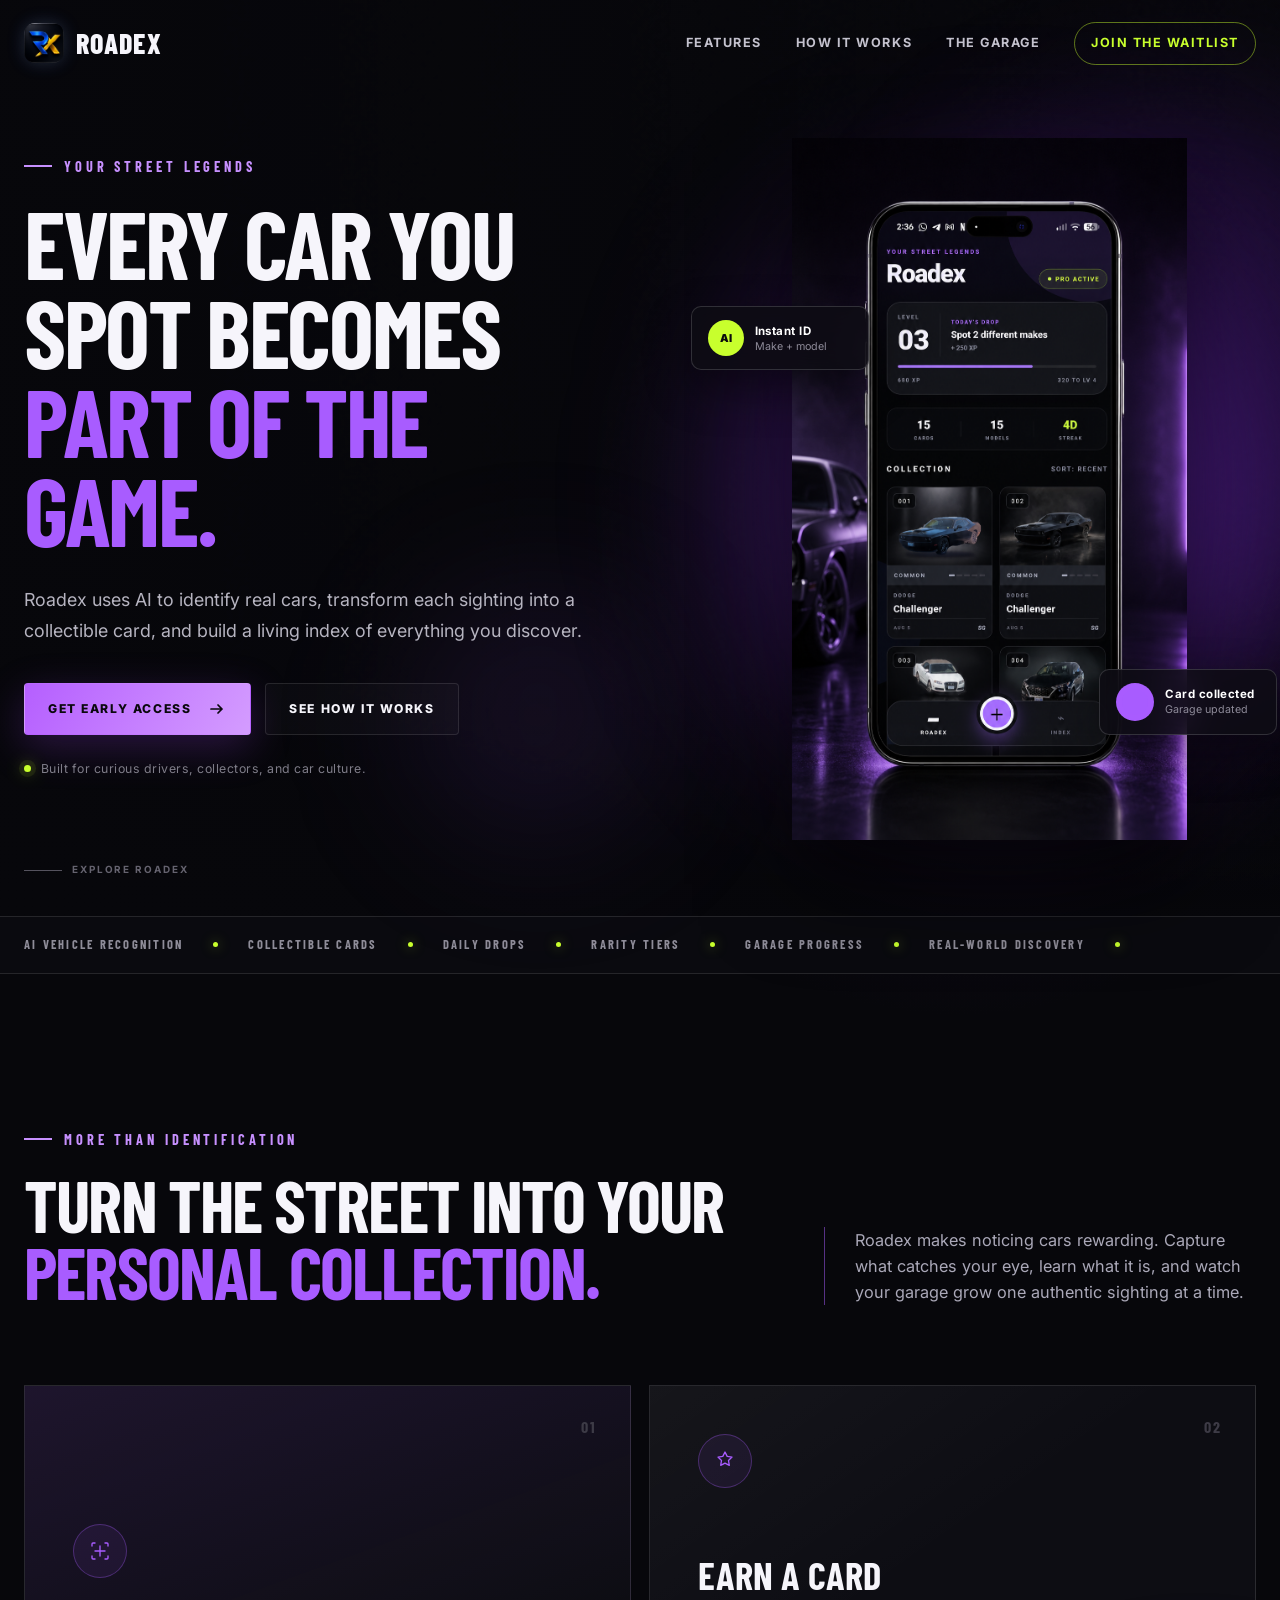
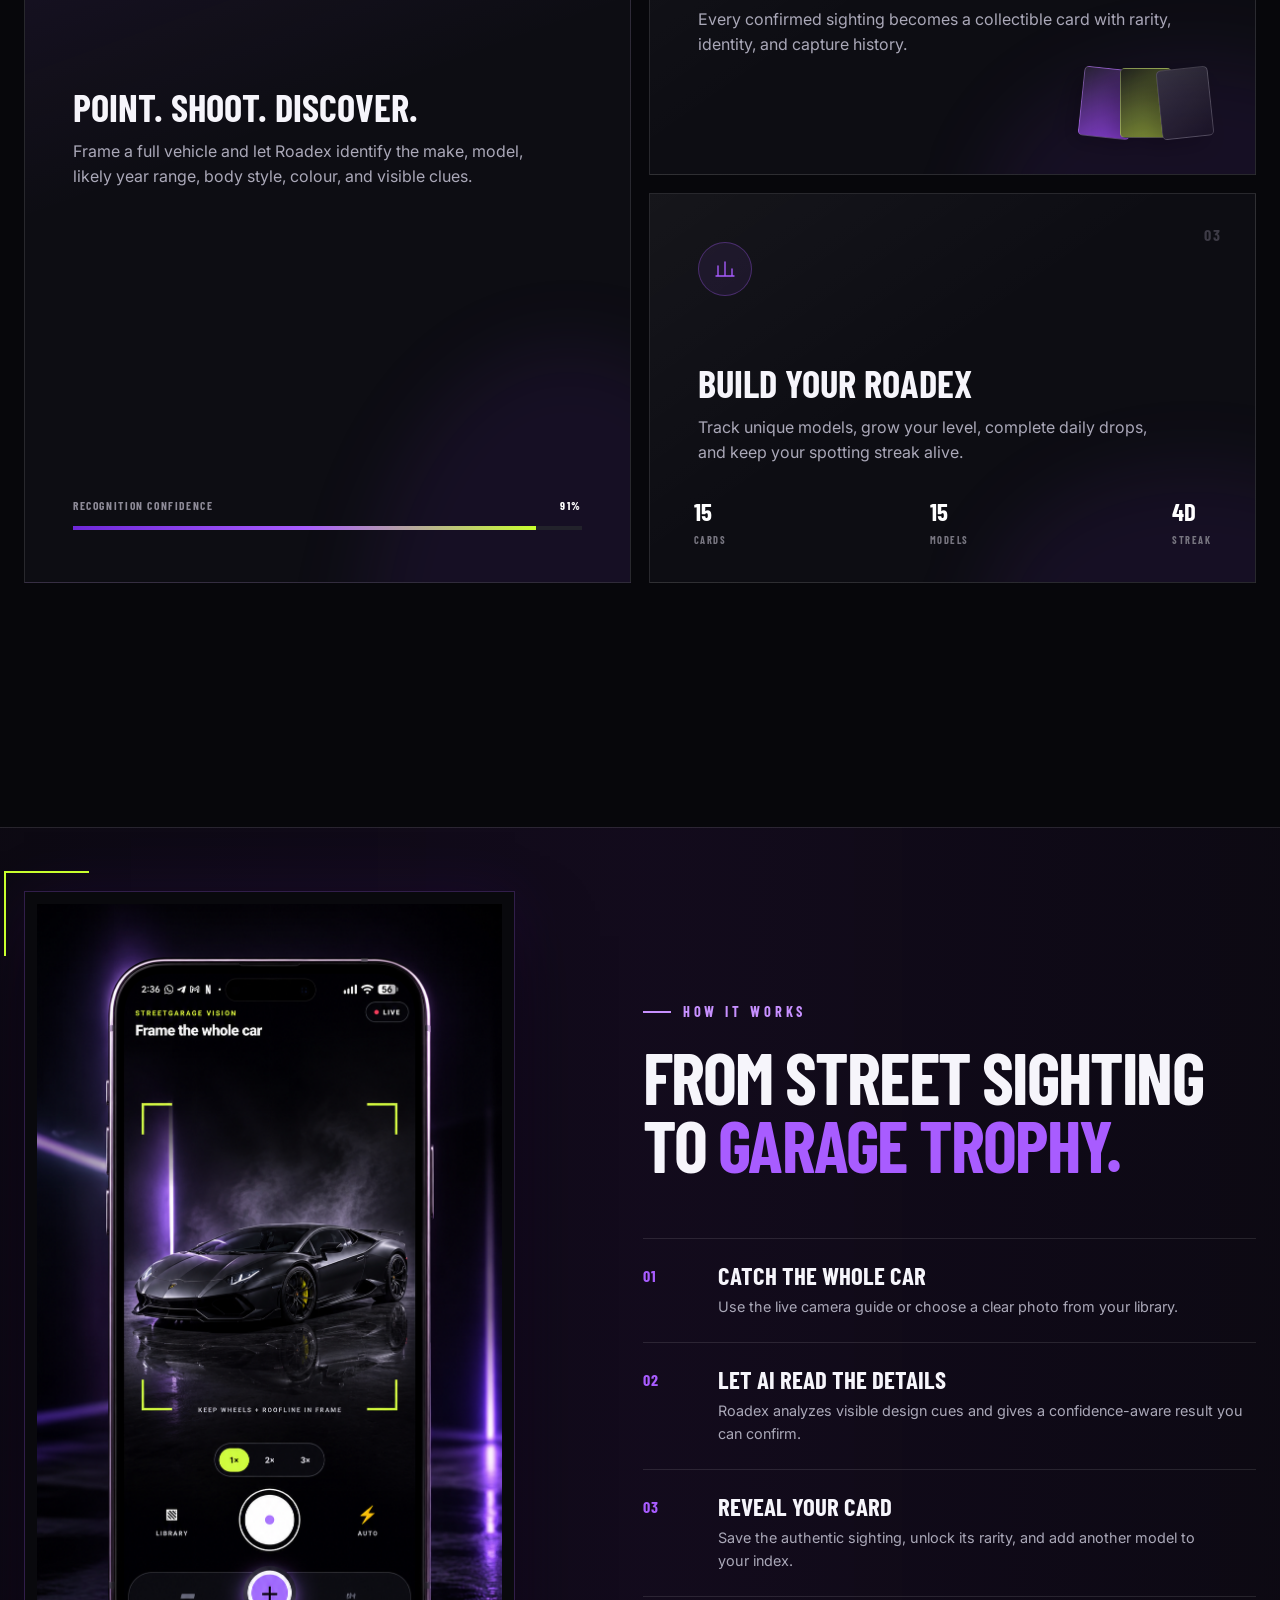
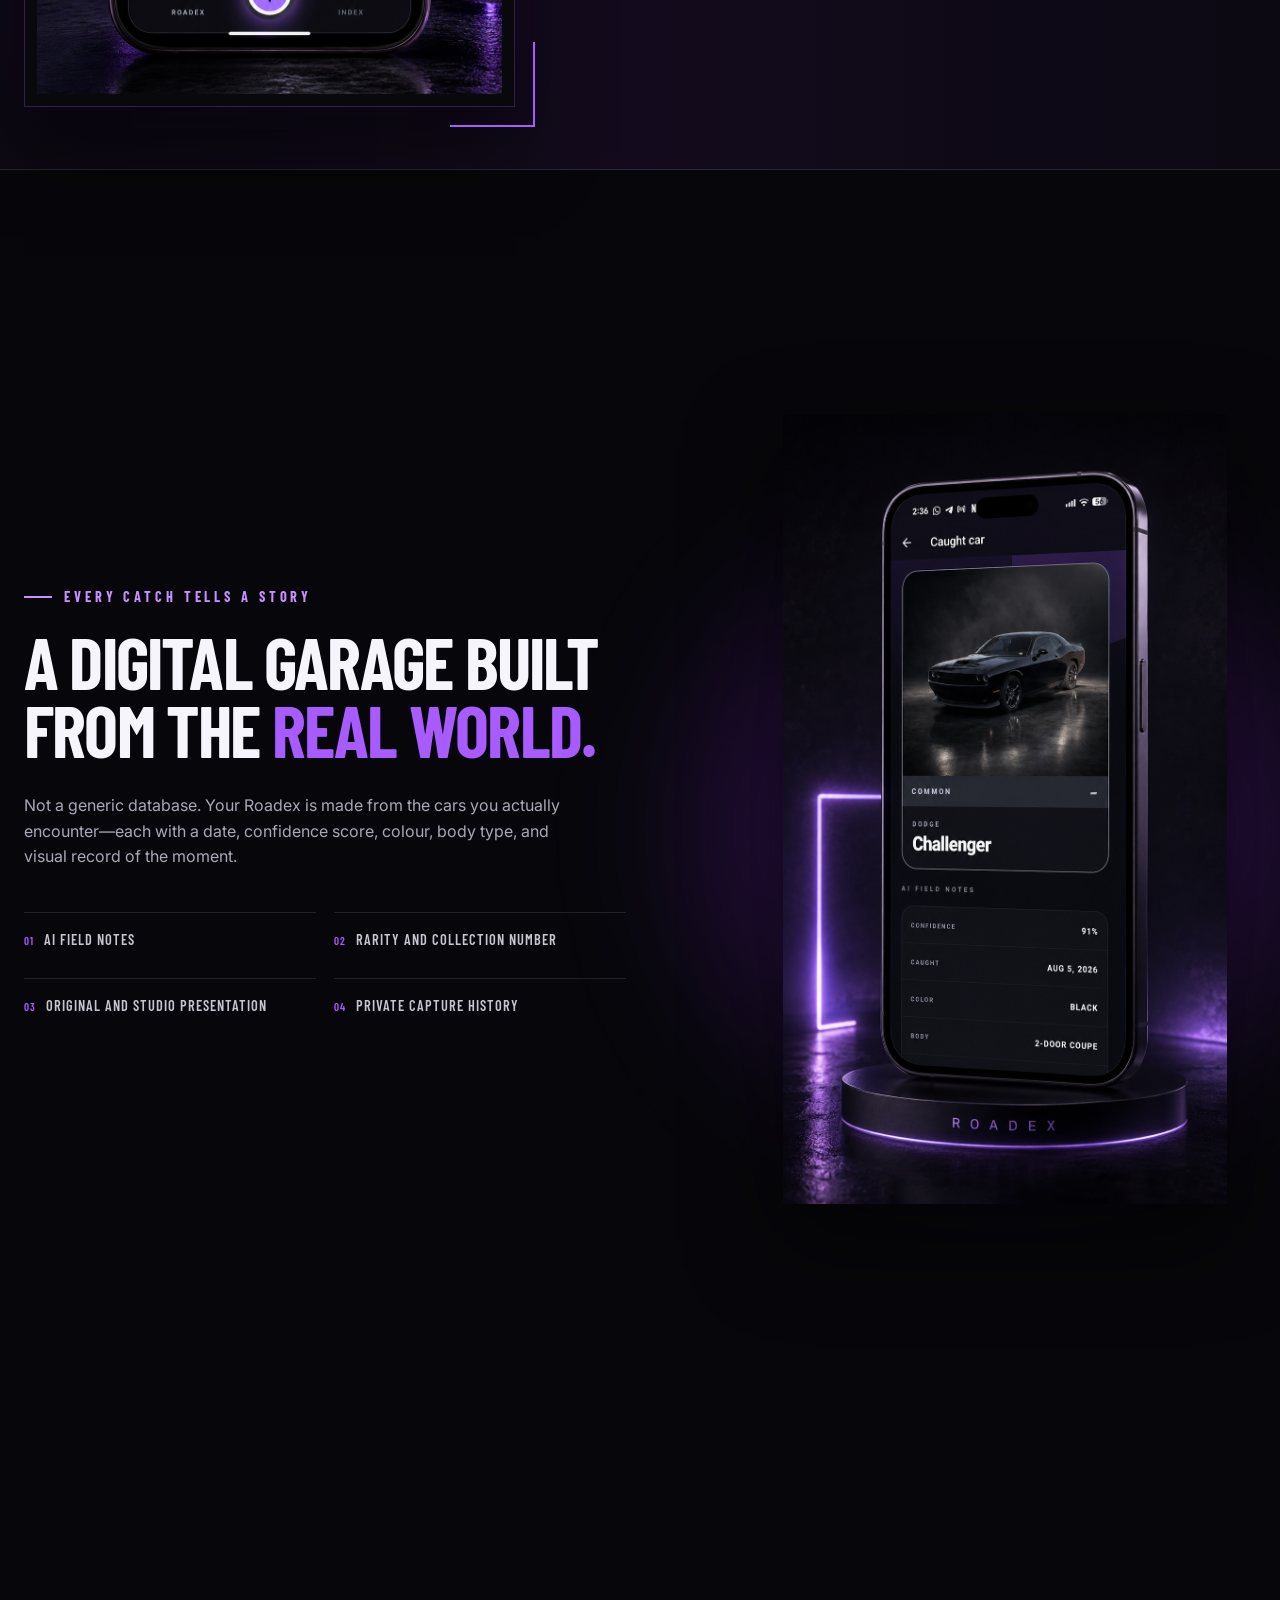
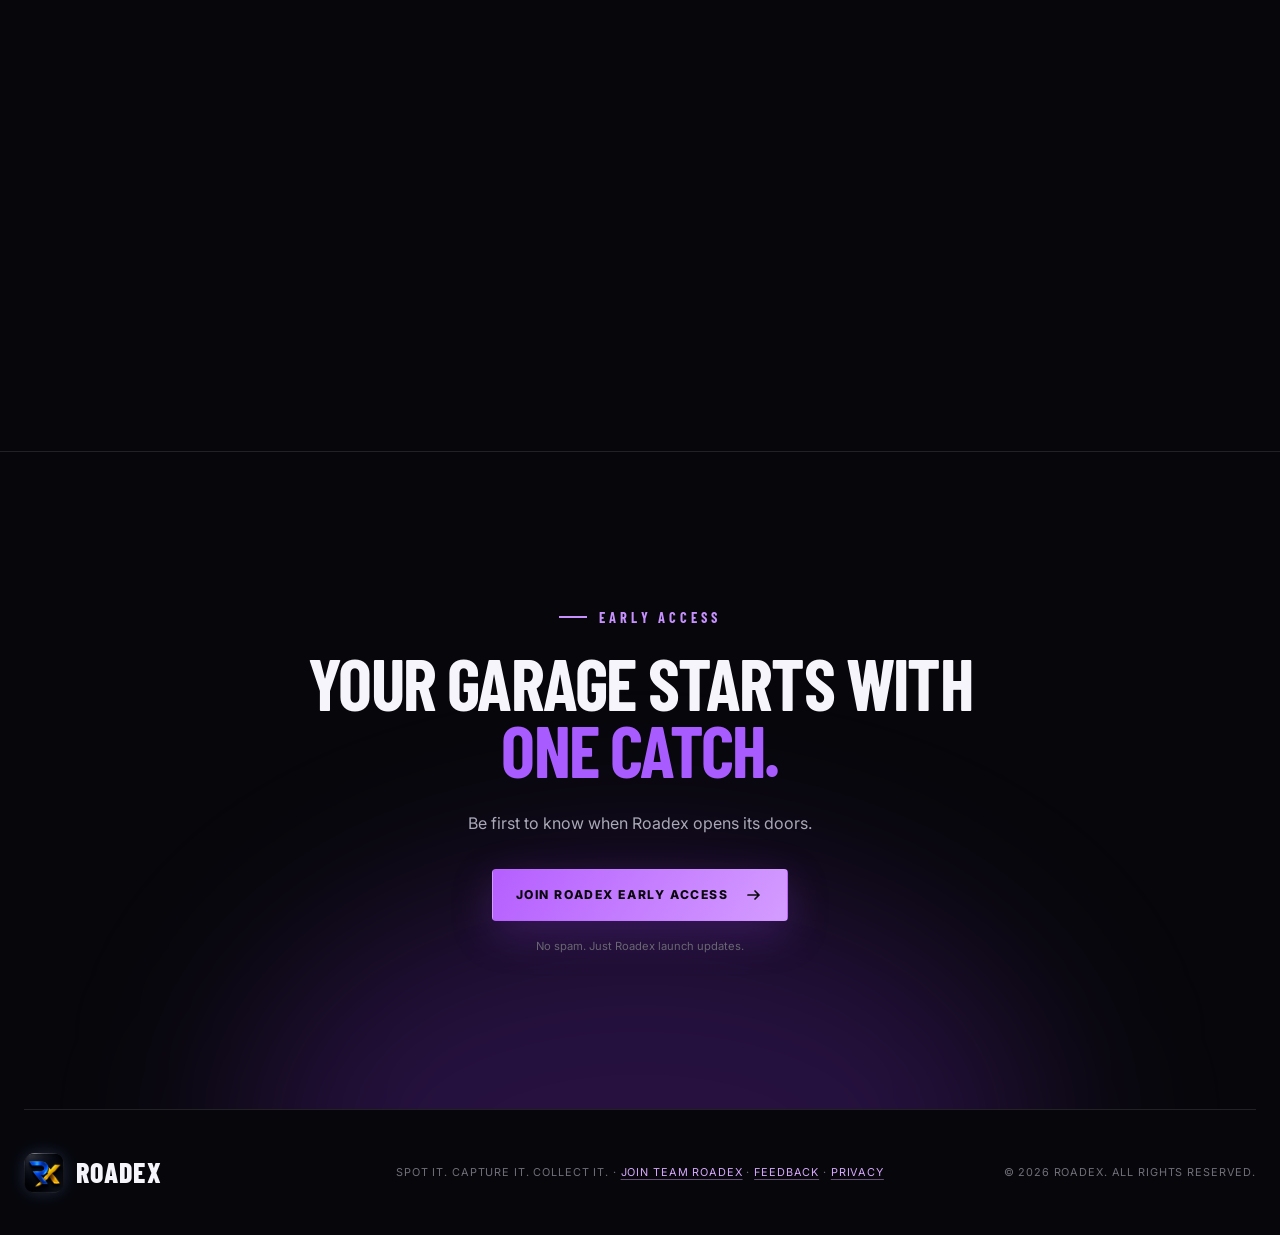
<file: index.html>
<!doctype html>
<html lang="en">
  <head>
    <meta charset="UTF-8" />
    <meta name="viewport" content="width=device-width, initial-scale=1" />
    <meta name="theme-color" content="#07070b" />
    <meta name="description" content="Roadex turns the cars you spot into AI-identified collectible cards, challenges, streaks, and a garage that is uniquely yours." />
    <meta property="og:title" content="Roadex — Your street legends" />
    <meta property="og:description" content="Spot it. Capture it. Collect it. Roadex turns real-world car spotting into a game." />
    <meta property="og:image" content="assets/roadex-garage.png" />
    <meta property="og:type" content="website" />
    <title>Roadex — Your street legends</title>
    <link rel="icon" type="image/png" href="assets/roadex-logo.png" />
    <link rel="apple-touch-icon" href="assets/roadex-logo.png" />
    <link rel="preconnect" href="https://fonts.googleapis.com" />
    <link rel="preconnect" href="https://fonts.gstatic.com" crossorigin />
    <link href="https://fonts.googleapis.com/css2?family=Barlow+Condensed:wght@500;600;700;800&family=Inter:wght@400;500;600;700&display=swap" rel="stylesheet" />
    <link rel="stylesheet" href="styles.css" />
    <script src="script.js" defer></script>
  </head>
  <body>
    <a class="skip-link" href="#main">Skip to content</a>
    <div class="site-shell">
      <header class="site-header" data-header>
        <a class="wordmark" href="#top" aria-label="Roadex home"><img class="wordmark-logo" src="assets/roadex-logo.png" alt="" width="40" height="40" /><span>Roadex</span></a>
        <button class="menu-toggle" type="button" aria-label="Open navigation" aria-expanded="false" aria-controls="site-navigation" data-menu-toggle><span></span><span></span></button>
        <nav class="site-nav" id="site-navigation" aria-label="Primary navigation" data-menu>
          <a href="#features">Features</a><a href="#how-it-works">How it works</a><a href="#garage">The garage</a><a class="nav-cta" href="https://docs.google.com/forms/d/e/1FAIpQLSeCvpvAKjMLf7wb1W8EjqXW50MxvFbeFoth-qyaE__SoUPwaA/viewform?usp=publish-editor" data-waitlist-link target="_blank" rel="noopener noreferrer">Join the waitlist</a>
        </nav>
      </header>

      <main id="main">
        <section class="hero" id="top">
          <div class="hero-orb hero-orb-one" aria-hidden="true"></div><div class="hero-orb hero-orb-two" aria-hidden="true"></div>
          <div class="hero-copy reveal">
            <p class="eyebrow"><span></span>Your street legends</p>
            <h1>Every car you spot becomes <em>part of the game.</em></h1>
            <p class="hero-lede">Roadex uses AI to identify real cars, transform each sighting into a collectible card, and build a living index of everything you discover.</p>
            <div class="hero-actions">
              <a class="button button-primary" href="https://docs.google.com/forms/d/e/1FAIpQLSeCvpvAKjMLf7wb1W8EjqXW50MxvFbeFoth-qyaE__SoUPwaA/viewform?usp=publish-editor" data-waitlist-link target="_blank" rel="noopener noreferrer">Get early access<svg viewBox="0 0 20 20" aria-hidden="true"><path d="M4 10h11M11 6l4 4-4 4" /></svg></a>
              <a class="button button-ghost" href="#how-it-works">See how it works</a>
            </div>
            <div class="hero-note"><span class="pulse-dot" aria-hidden="true"></span><span>Built for curious drivers, collectors, and car culture.</span></div>
          </div>
          <div class="hero-visual reveal" data-delay="1">
            <div class="image-glow" aria-hidden="true"></div>
            <figure class="hero-device"><img src="assets/roadex-garage.png" alt="Roadex garage showing a collection of identified car cards, levels, and daily drops" width="941" height="1672" fetchpriority="high" /></figure>
            <div class="floating-chip chip-top"><span class="chip-icon">AI</span><span><b>Instant ID</b>Make + model</span></div>
            <div class="floating-chip chip-bottom"><span class="rarity-dot"></span><span><b>Card collected</b>Garage updated</span></div>
          </div>
          <div class="scroll-cue" aria-hidden="true"><span></span>Explore Roadex</div>
        </section>

        <section class="ticker" aria-label="Roadex features"><div class="ticker-track"><span>AI vehicle recognition</span><i></i><span>Collectible cards</span><i></i><span>Daily drops</span><i></i><span>Rarity tiers</span><i></i><span>Garage progress</span><i></i><span>Real-world discovery</span><i></i></div></section>

        <section class="intro section-pad" id="features">
          <div class="section-heading reveal"><p class="eyebrow"><span></span>More than identification</p><h2>Turn the street into your <em>personal collection.</em></h2></div>
          <p class="section-intro reveal" data-delay="1">Roadex makes noticing cars rewarding. Capture what catches your eye, learn what it is, and watch your garage grow one authentic sighting at a time.</p>
          <div class="feature-grid">
            <article class="feature-card feature-card-large reveal">
              <div class="feature-number">01</div><div class="feature-icon" aria-hidden="true"><svg viewBox="0 0 24 24"><path d="M4 7V5a1 1 0 0 1 1-1h2M17 4h2a1 1 0 0 1 1 1v2M20 17v2a1 1 0 0 1-1 1h-2M7 20H5a1 1 0 0 1-1-1v-2M7 12h10M12 7v10" /></svg></div>
              <h3>Point. Shoot. Discover.</h3><p>Frame a full vehicle and let Roadex identify the make, model, likely year range, body style, colour, and visible clues.</p>
              <div class="confidence-meter"><div><span>Recognition confidence</span><b>91%</b></div><span class="meter"><i></i></span></div>
            </article>
            <article class="feature-card reveal" data-delay="1">
              <div class="feature-number">02</div><div class="feature-icon" aria-hidden="true"><svg viewBox="0 0 24 24"><path d="m12 3 2.2 4.4L19 8.1l-3.5 3.4.8 4.8-4.3-2.2-4.3 2.2.8-4.8L5 8.1l4.8-.7L12 3Z" /></svg></div>
              <h3>Earn a card</h3><p>Every confirmed sighting becomes a collectible card with rarity, identity, and capture history.</p><div class="mini-card-row" aria-hidden="true"><span class="mini-card purple"></span><span class="mini-card lime"></span><span class="mini-card graphite"></span></div>
            </article>
            <article class="feature-card reveal" data-delay="2">
              <div class="feature-number">03</div><div class="feature-icon" aria-hidden="true"><svg viewBox="0 0 24 24"><path d="M5 19V9M12 19V5M19 19v-7M3 19h18" /></svg></div>
              <h3>Build your Roadex</h3><p>Track unique models, grow your level, complete daily drops, and keep your spotting streak alive.</p><div class="stat-row" aria-label="Example collection statistics"><span><b>15</b>Cards</span><span><b>15</b>Models</span><span><b>4D</b>Streak</span></div>
            </article>
          </div>
        </section>

        <section class="capture-showcase section-pad" id="how-it-works">
          <div class="showcase-visual reveal"><div class="showcase-frame"><img src="assets/roadex-capture.png" alt="Roadex camera interface framing a sports car for identification" width="941" height="1672" loading="lazy" /></div><span class="corner corner-one" aria-hidden="true"></span><span class="corner corner-two" aria-hidden="true"></span></div>
          <div class="showcase-copy">
            <p class="eyebrow reveal"><span></span>How it works</p><h2 class="reveal">From street sighting to <em>garage trophy.</em></h2>
            <ol class="steps">
              <li class="reveal"><span>01</span><div><h3>Catch the whole car</h3><p>Use the live camera guide or choose a clear photo from your library.</p></div></li>
              <li class="reveal" data-delay="1"><span>02</span><div><h3>Let AI read the details</h3><p>Roadex analyzes visible design cues and gives a confidence-aware result you can confirm.</p></div></li>
              <li class="reveal" data-delay="2"><span>03</span><div><h3>Reveal your card</h3><p>Save the authentic sighting, unlock its rarity, and add another model to your index.</p></div></li>
            </ol>
          </div>
        </section>

        <section class="card-showcase section-pad" id="garage">
          <div class="card-copy"><p class="eyebrow reveal"><span></span>Every catch tells a story</p><h2 class="reveal">A digital garage built from the <em>real world.</em></h2><p class="reveal">Not a generic database. Your Roadex is made from the cars you actually encounter—each with a date, confidence score, colour, body type, and visual record of the moment.</p>
            <div class="detail-list reveal"><span><i>01</i>AI field notes</span><span><i>02</i>Rarity and collection number</span><span><i>03</i>Original and studio presentation</span><span><i>04</i>Private capture history</span></div>
          </div>
          <div class="card-visual reveal" data-delay="1"><div class="vertical-label" aria-hidden="true">Caught // catalogued</div><img src="assets/roadex-card.png" alt="Roadex collectible Dodge Challenger card with AI field notes" width="941" height="1672" loading="lazy" /></div>
        </section>

        <section class="game-section section-pad"><div class="game-panel reveal"><div class="game-grid" aria-hidden="true"></div><div class="game-copy"><p class="eyebrow"><span></span>Keep looking</p><h2>The next legend could be <em>around the corner.</em></h2><p>Daily drops, model sets, XP, rarity tiers, and streaks give every drive and every walk a new reason to pay attention.</p></div><div class="game-stats" aria-label="Roadex game features"><div><b>XP</b><span>Level up through discoveries</span></div><div><b>5×</b><span>Collect across rarity tiers</span></div><div><b>∞</b><span>A city full of possibilities</span></div></div></div></section>

        <section class="waitlist section-pad" id="waitlist"><div class="waitlist-glow" aria-hidden="true"></div><div class="waitlist-inner reveal"><p class="eyebrow"><span></span>Early access</p><h2>Your garage starts with <em>one catch.</em></h2><p>Be first to know when Roadex opens its doors.</p><a class="button button-primary waitlist-button" href="https://docs.google.com/forms/d/e/1FAIpQLSeCvpvAKjMLf7wb1W8EjqXW50MxvFbeFoth-qyaE__SoUPwaA/viewform?usp=publish-editor" data-waitlist-link target="_blank" rel="noopener noreferrer">Join Roadex Early Access<svg viewBox="0 0 20 20" aria-hidden="true"><path d="M4 10h11M11 6l4 4-4 4" /></svg></a><small>No spam. Just Roadex launch updates.</small></div></section>
      </main>

      <footer class="site-footer"><a class="wordmark" href="#top" aria-label="Roadex home"><img class="wordmark-logo" src="assets/roadex-logo.png" alt="" width="40" height="40" loading="lazy" /><span>Roadex</span></a><p>Spot it. Capture it. Collect it. · <a class="footer-link" href="Join-Team-Roadex">Join Team Roadex</a> · <a class="footer-link" href="feedback">Feedback</a> · <a class="footer-link" href="privacy.html">Privacy</a></p><p>© <span data-year></span> Roadex. All rights reserved.</p></footer>
    </div>
  </body>
</html>
</file>
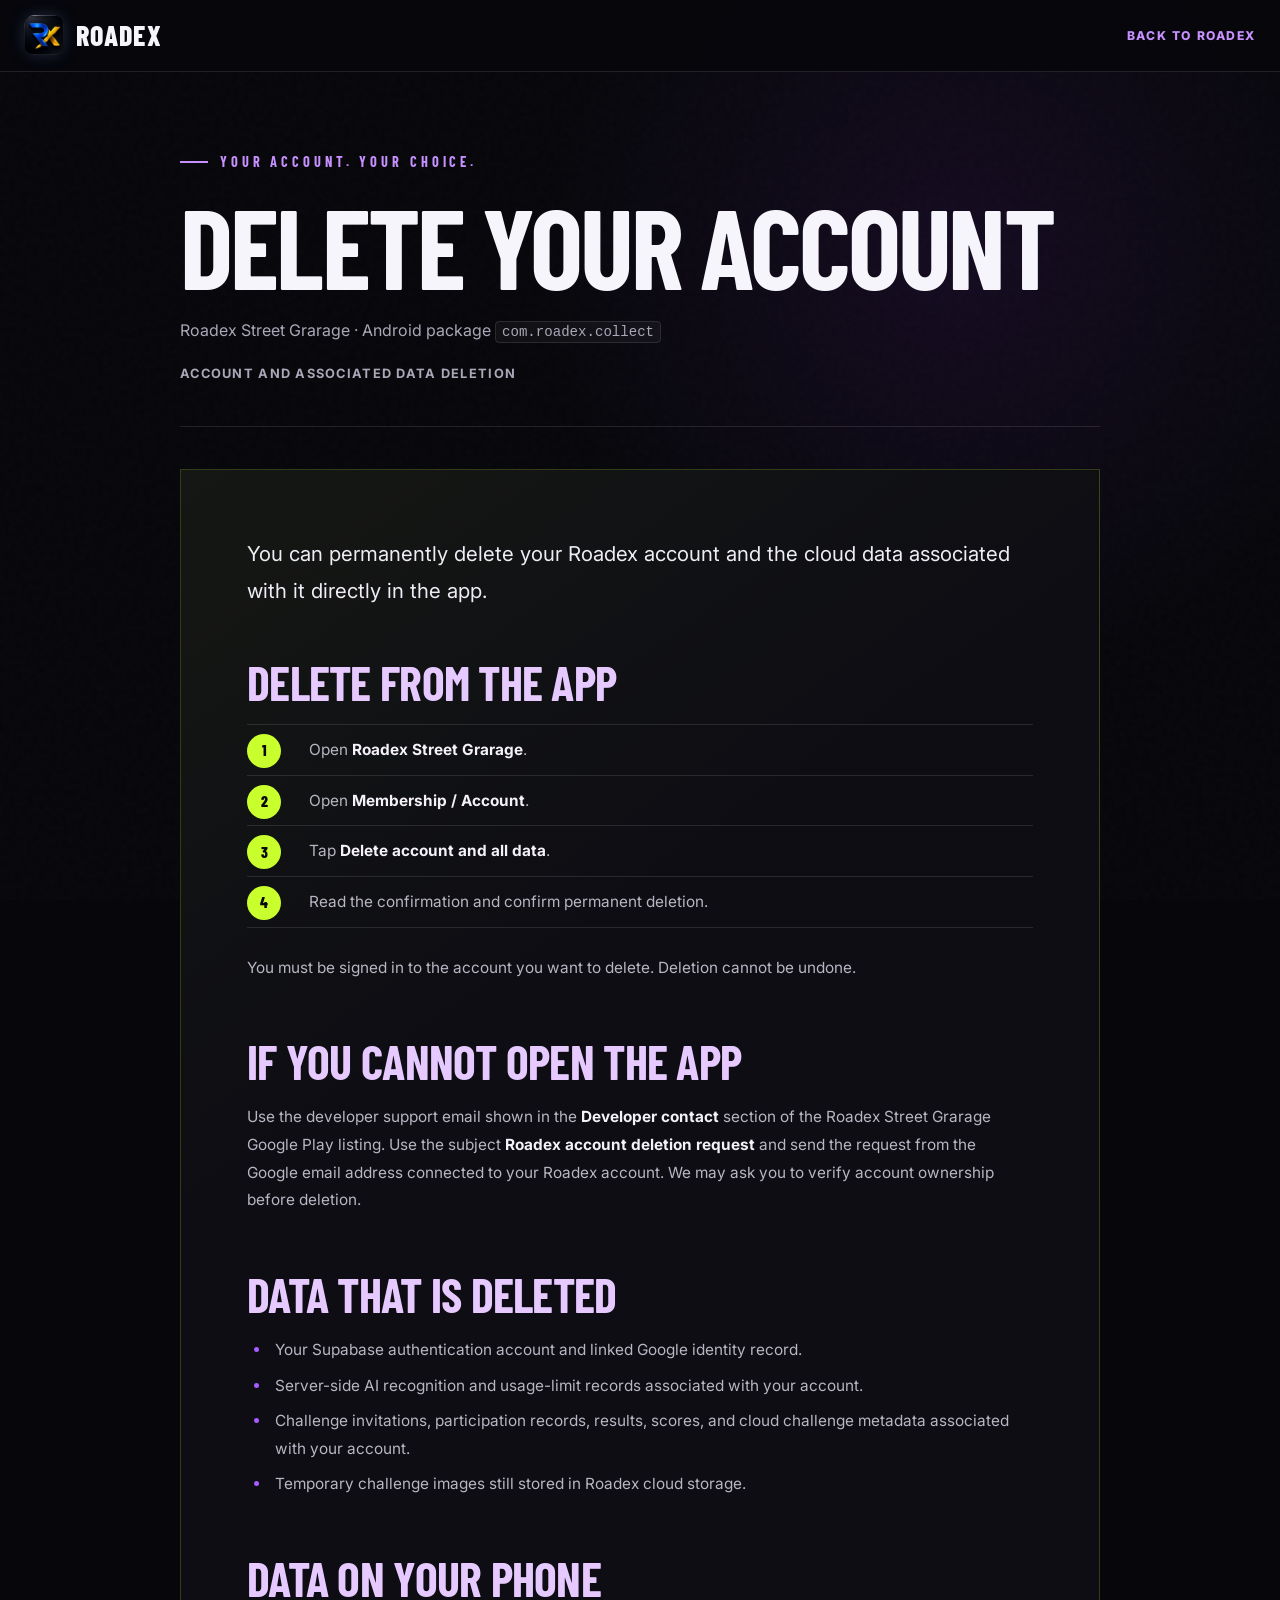
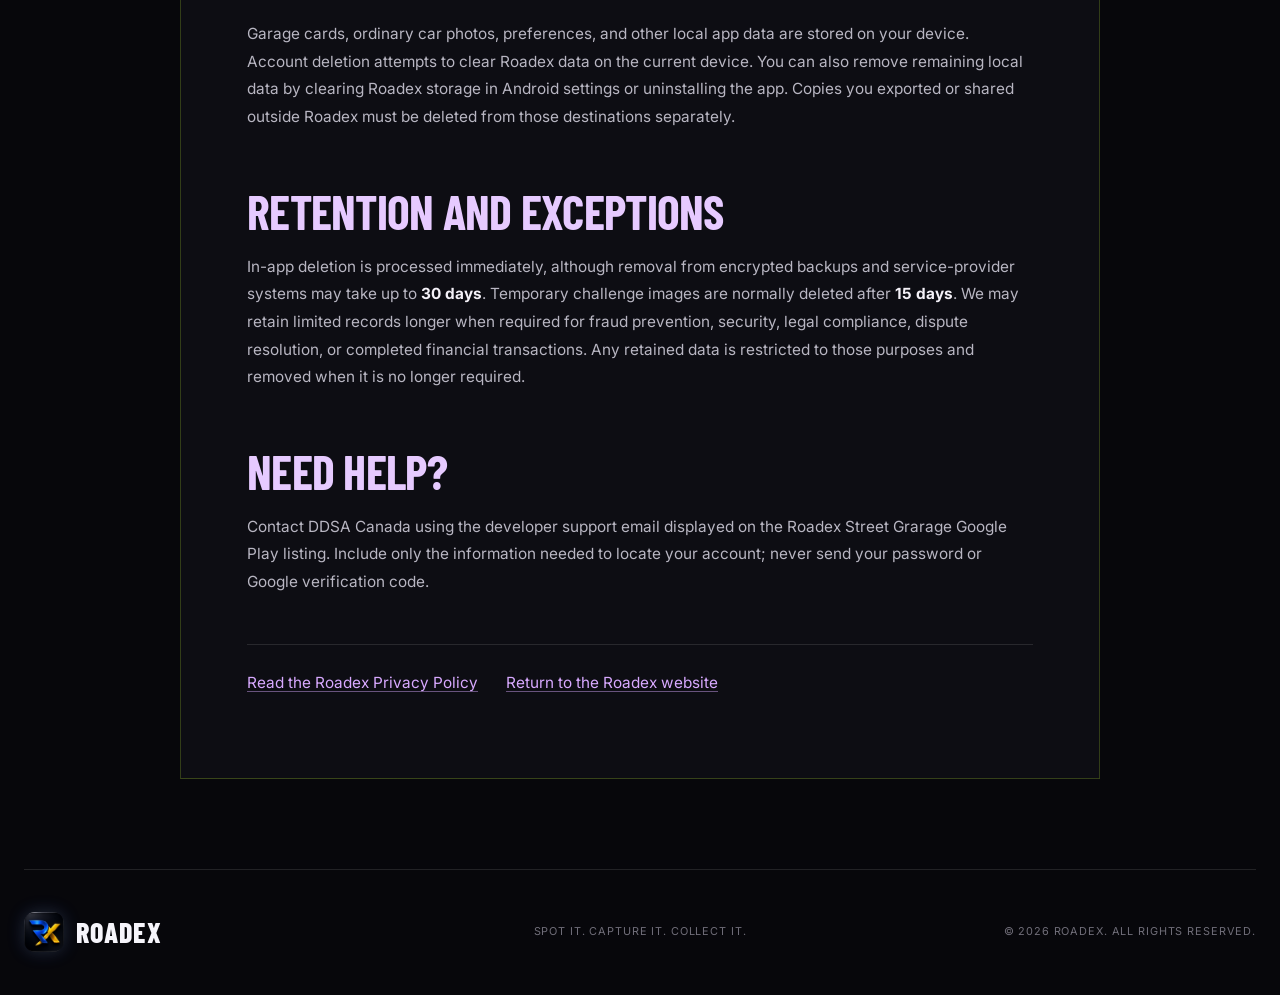
<file: delete-account.html>
<!doctype html>
<html lang="en">
  <head>
    <meta charset="UTF-8" />
    <meta name="viewport" content="width=device-width, initial-scale=1" />
    <meta name="theme-color" content="#07070b" />
    <meta
      name="description"
      content="Instructions for deleting a Roadex Street Grarage account and its associated data."
    />
    <title>Delete your account — Roadex Street Grarage</title>
    <link rel="icon" type="image/png" href="assets/roadex-logo.png" />
    <link rel="preconnect" href="https://fonts.googleapis.com" />
    <link rel="preconnect" href="https://fonts.gstatic.com" crossorigin />
    <link
      href="https://fonts.googleapis.com/css2?family=Barlow+Condensed:wght@500;600;700;800&family=Inter:wght@400;500;600;700&display=swap"
      rel="stylesheet"
    />
    <link rel="stylesheet" href="styles.css" />
  </head>
  <body>
    <a class="skip-link" href="#account-deletion">Skip to account deletion instructions</a>
    <div class="site-shell">
      <header class="site-header scrolled privacy-header">
        <a class="wordmark" href="/" aria-label="Roadex home">
          <img class="wordmark-logo" src="assets/roadex-logo.png" alt="" width="40" height="40" />
          <span>Roadex</span>
        </a>
        <a class="privacy-home-link" href="/">Back to Roadex</a>
      </header>

      <main class="privacy-page" id="account-deletion">
        <div class="privacy-title">
          <p class="eyebrow"><span></span>Your account. Your choice.</p>
          <h1>Delete your account</h1>
          <p>Roadex Street Grarage · Android package <code>com.roadex.collect</code></p>
          <p class="privacy-effective">Account and associated data deletion</p>
        </div>

        <article class="privacy-card deletion-card">
          <p class="deletion-intro">
            You can permanently delete your Roadex account and the cloud data associated with it directly in the app.
          </p>

          <h2>Delete from the app</h2>
          <ol class="deletion-steps">
            <li>Open <strong>Roadex Street Grarage</strong>.</li>
            <li>Open <strong>Membership / Account</strong>.</li>
            <li>Tap <strong>Delete account and all data</strong>.</li>
            <li>Read the confirmation and confirm permanent deletion.</li>
          </ol>
          <p>You must be signed in to the account you want to delete. Deletion cannot be undone.</p>

          <h2>If you cannot open the app</h2>
          <p>
            Use the developer support email shown in the <strong>Developer contact</strong> section of the Roadex Street Grarage Google Play listing. Use the subject
            <strong>Roadex account deletion request</strong> and send the request from the Google email address connected to your Roadex account. We may ask you to verify account ownership before deletion.
          </p>

          <h2>Data that is deleted</h2>
          <ul>
            <li>Your Supabase authentication account and linked Google identity record.</li>
            <li>Server-side AI recognition and usage-limit records associated with your account.</li>
            <li>Challenge invitations, participation records, results, scores, and cloud challenge metadata associated with your account.</li>
            <li>Temporary challenge images still stored in Roadex cloud storage.</li>
          </ul>

          <h2>Data on your phone</h2>
          <p>
            Garage cards, ordinary car photos, preferences, and other local app data are stored on your device. Account deletion attempts to clear Roadex data on the current device. You can also remove remaining local data by clearing Roadex storage in Android settings or uninstalling the app. Copies you exported or shared outside Roadex must be deleted from those destinations separately.
          </p>

          <h2>Retention and exceptions</h2>
          <p>
            In-app deletion is processed immediately, although removal from encrypted backups and service-provider systems may take up to <strong>30 days</strong>. Temporary challenge images are normally deleted after <strong>15 days</strong>. We may retain limited records longer when required for fraud prevention, security, legal compliance, dispute resolution, or completed financial transactions. Any retained data is restricted to those purposes and removed when it is no longer required.
          </p>

          <h2>Need help?</h2>
          <p>
            Contact DDSA Canada using the developer support email displayed on the Roadex Street Grarage Google Play listing. Include only the information needed to locate your account; never send your password or Google verification code.
          </p>

          <p class="deletion-links">
            <a href="/privacy.html">Read the Roadex Privacy Policy</a>
            <a href="/">Return to the Roadex website</a>
          </p>
        </article>
      </main>

      <footer class="site-footer privacy-footer">
        <a class="wordmark" href="/" aria-label="Roadex home">
          <img class="wordmark-logo" src="assets/roadex-logo.png" alt="" width="40" height="40" />
          <span>Roadex</span>
        </a>
        <p>Spot it. Capture it. Collect it.</p>
        <p>© 2026 Roadex. All rights reserved.</p>
      </footer>
    </div>
  </body>
</html>
</file>
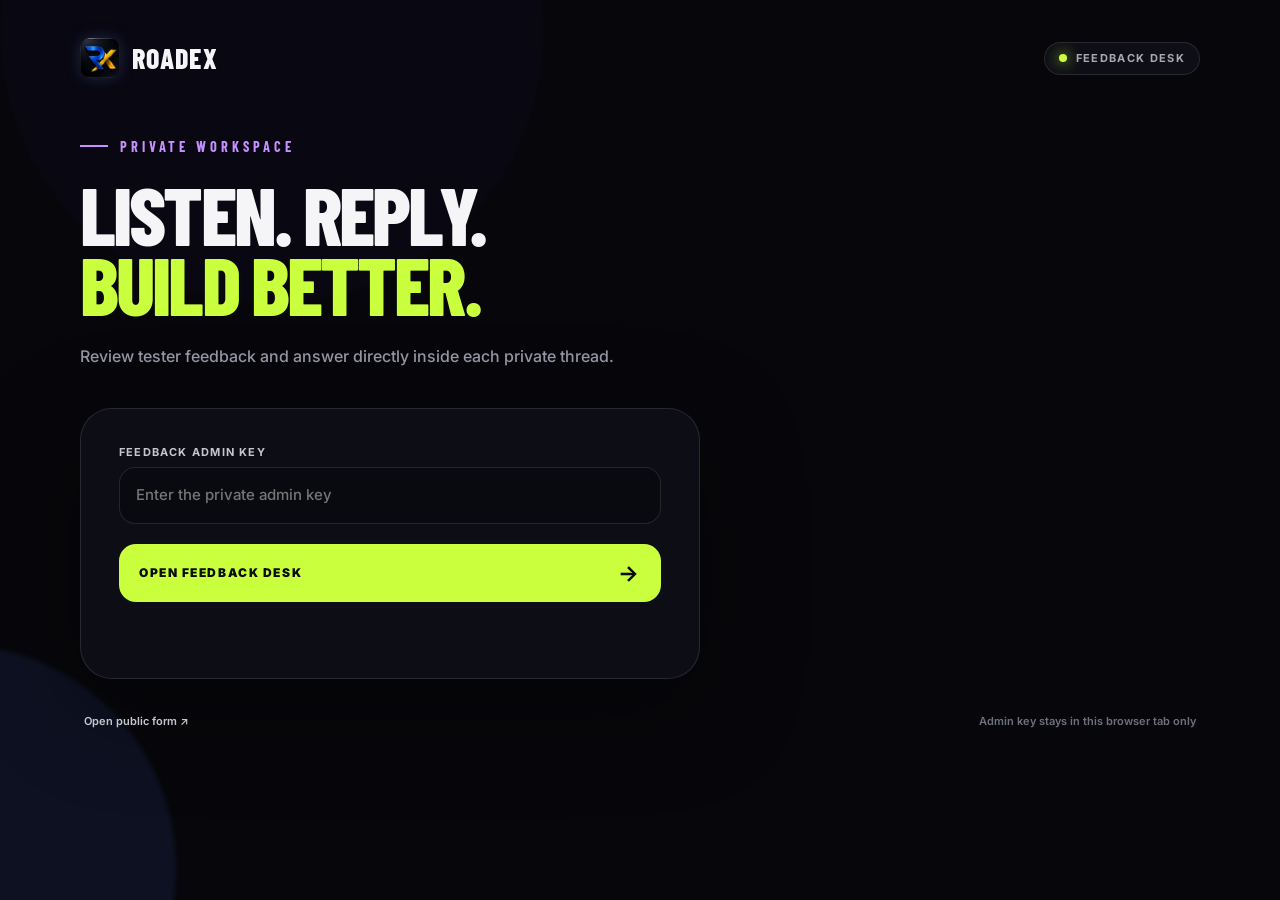
<file: feedback-admin.html>
<!doctype html>
<html lang="en">
  <head>
    <meta charset="UTF-8" />
    <meta name="viewport" content="width=device-width, initial-scale=1" />
    <meta name="theme-color" content="#07070b" />
    <meta name="robots" content="noindex,nofollow" />
    <title>Roadex Feedback Desk</title>
    <link rel="icon" type="image/png" href="assets/roadex-logo.png" />
    <link rel="preconnect" href="https://fonts.googleapis.com" /><link rel="preconnect" href="https://fonts.gstatic.com" crossorigin />
    <link href="https://fonts.googleapis.com/css2?family=Barlow+Condensed:wght@500;600;700;800&family=Inter:wght@400;500;600;700&display=swap" rel="stylesheet" />
    <link rel="stylesheet" href="styles.css" /><link rel="stylesheet" href="feedback.css" />
    <script src="feedback-admin.js" defer></script>
  </head>
  <body class="feedback-body admin-body">
    <main class="feedback-shell admin-shell">
      <header class="feedback-header"><a class="wordmark" href="/" aria-label="Roadex home"><img class="wordmark-logo" src="assets/roadex-logo.png" alt="" width="40" height="40" /><span>Roadex</span></a><span class="feedback-chip"><i></i>Feedback desk</span></header>
      <section class="feedback-hero admin-hero"><p class="eyebrow"><span></span>Private workspace</p><h1>Listen. Reply. <em>Build better.</em></h1><p>Review tester feedback and answer directly inside each private thread.</p></section>
      <section class="feedback-panel admin-login" data-admin-login>
        <form class="lookup-form" data-admin-key-form><label><span>Feedback admin key</span><input name="key" type="password" required autocomplete="current-password" placeholder="Enter the private admin key" /></label><button class="feedback-submit" type="submit"><span>Open feedback desk</span><b>→</b></button><p class="form-status" data-admin-status aria-live="polite"></p></form>
      </section>
      <section data-admin-desk hidden>
        <div class="desk-toolbar"><div><p class="eyebrow"><span></span>Tester inbox</p><h2>Feedback threads</h2></div><div><button class="text-button" type="button" data-refresh>Refresh</button><button class="text-button" type="button" data-lock>Lock desk</button></div></div>
        <p class="form-status" data-desk-status aria-live="polite"></p><div class="admin-thread-list" data-admin-thread-list></div>
      </section>
      <footer class="feedback-footer"><a href="/feedback">Open public form ↗</a><span>Admin key stays in this browser tab only</span></footer>
    </main>
  </body>
</html>
</file>
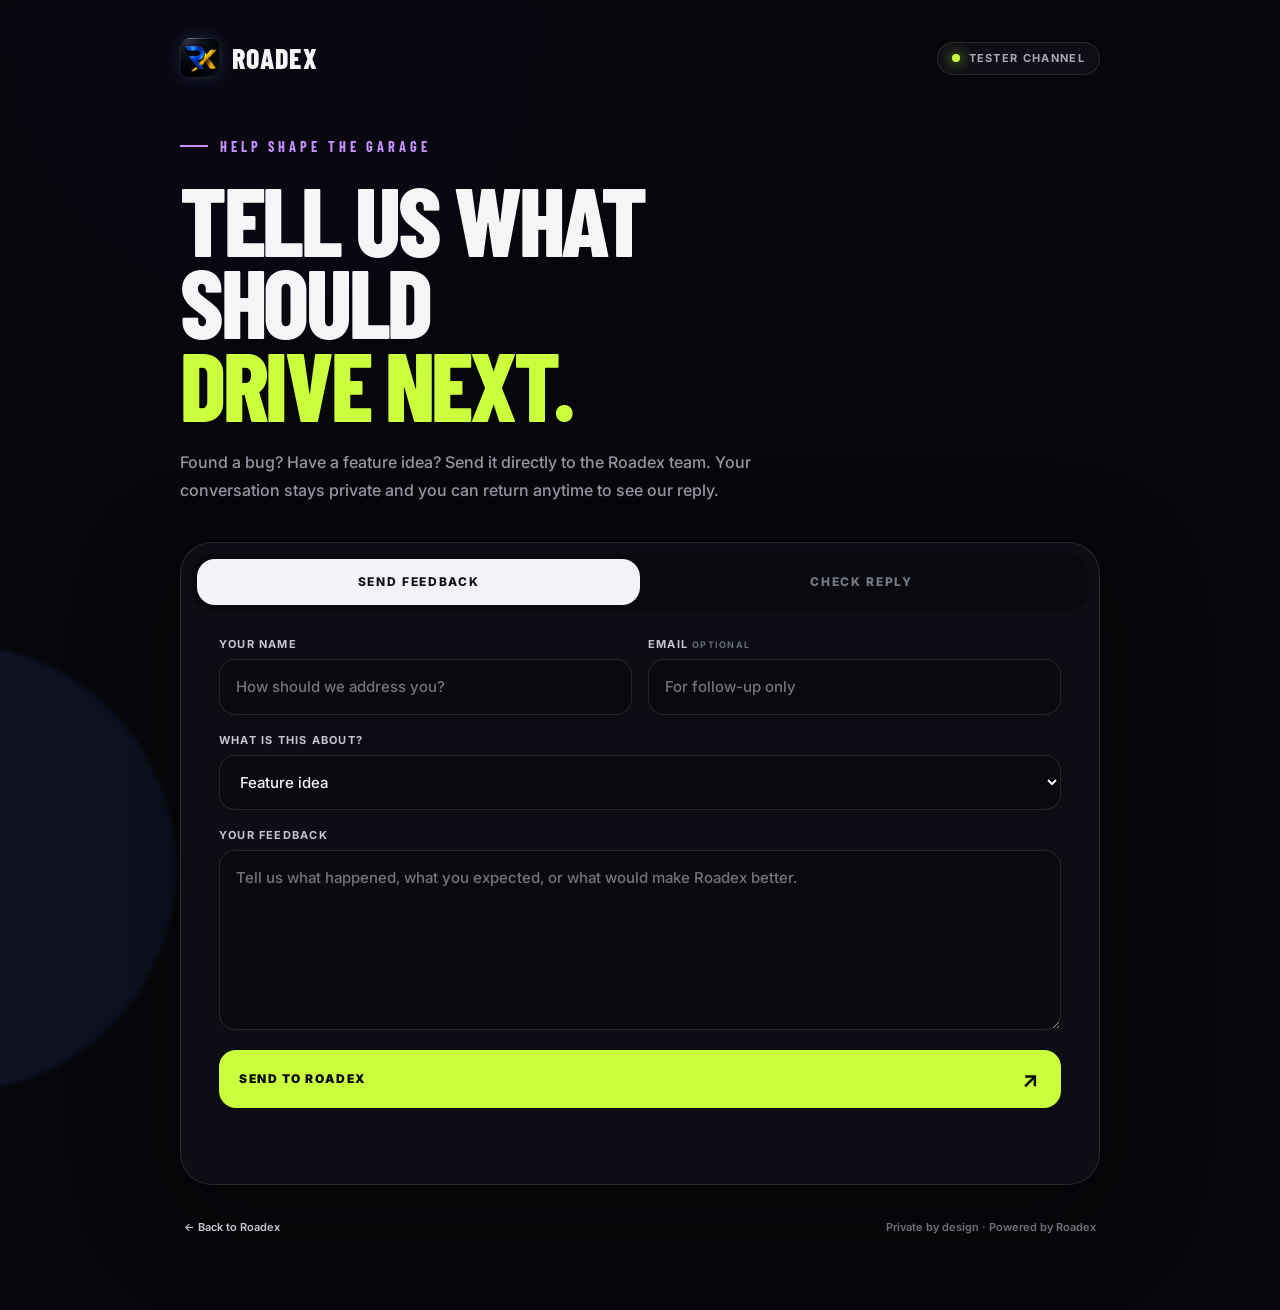
<file: feedback.html>
<!doctype html>
<html lang="en">
  <head>
    <meta charset="UTF-8" />
    <meta name="viewport" content="width=device-width, initial-scale=1" />
    <meta name="theme-color" content="#07070b" />
    <meta name="description" content="Share feedback with the Roadex team and privately track our reply." />
    <title>Roadex Feedback</title>
    <link rel="icon" type="image/png" href="assets/roadex-logo.png" />
    <link rel="preconnect" href="https://fonts.googleapis.com" />
    <link rel="preconnect" href="https://fonts.gstatic.com" crossorigin />
    <link href="https://fonts.googleapis.com/css2?family=Barlow+Condensed:wght@500;600;700;800&family=Inter:wght@400;500;600;700&display=swap" rel="stylesheet" />
    <link rel="stylesheet" href="styles.css" />
    <link rel="stylesheet" href="feedback.css" />
    <script src="feedback.js" defer></script>
  </head>
  <body class="feedback-body">
    <main class="feedback-shell">
      <header class="feedback-header">
        <a class="wordmark" href="/" aria-label="Roadex home"><img class="wordmark-logo" src="assets/roadex-logo.png" alt="" width="40" height="40" /><span>Roadex</span></a>
        <span class="feedback-chip"><i></i>Tester channel</span>
      </header>

      <section class="feedback-hero">
        <p class="eyebrow"><span></span>Help shape the garage</p>
        <h1>Tell us what should <em>drive next.</em></h1>
        <p>Found a bug? Have a feature idea? Send it directly to the Roadex team. Your conversation stays private and you can return anytime to see our reply.</p>
      </section>

      <section class="feedback-panel">
        <div class="feedback-tabs" role="tablist" aria-label="Feedback actions">
          <button class="feedback-tab is-active" type="button" data-feedback-tab="send" role="tab" aria-selected="true">Send feedback</button>
          <button class="feedback-tab" type="button" data-feedback-tab="track" role="tab" aria-selected="false">Check reply</button>
        </div>

        <div data-feedback-view="send">
          <form class="feedback-form" data-feedback-form>
            <div class="field-grid">
              <label><span>Your name</span><input name="displayName" maxlength="80" autocomplete="name" placeholder="How should we address you?" /></label>
              <label><span>Email <small>optional</small></span><input name="email" maxlength="200" type="email" autocomplete="email" placeholder="For follow-up only" /></label>
            </div>
            <label><span>What is this about?</span><select name="category" required><option value="idea">Feature idea</option><option value="bug">Bug or crash</option><option value="recognition">Car identification</option><option value="challenge">Challenges</option><option value="other">Something else</option></select></label>
            <label><span>Your feedback</span><textarea name="message" minlength="10" maxlength="3000" required placeholder="Tell us what happened, what you expected, or what would make Roadex better."></textarea></label>
            <label class="feedback-honeypot" aria-hidden="true"><span>Website</span><input name="website" tabindex="-1" autocomplete="off" /></label>
            <button class="feedback-submit" type="submit"><span>Send to Roadex</span><b>↗</b></button>
            <p class="form-status" data-form-status aria-live="polite"></p>
          </form>

          <div class="feedback-success" data-feedback-success hidden>
            <span class="success-mark">✓</span><p class="eyebrow"><span></span>Feedback received</p><h2>Your private thread is ready.</h2>
            <p>Save this link. It is the only way to view our reply; your email is never displayed publicly.</p>
            <div class="ticket-box"><span>REFERENCE</span><strong data-feedback-reference></strong></div>
            <button class="feedback-submit" type="button" data-copy-link><span>Copy private tracking link</span><b>⧉</b></button>
            <button class="text-button" type="button" data-open-thread>Open conversation</button>
          </div>
        </div>

        <div data-feedback-view="track" hidden>
          <form class="lookup-form" data-lookup-form>
            <label><span>Private feedback code or link</span><input name="token" required autocomplete="off" placeholder="Paste your code or tracking link" /></label>
            <button class="feedback-submit" type="submit"><span>Open conversation</span><b>→</b></button>
            <p class="form-status" data-lookup-status aria-live="polite"></p>
          </form>
          <article class="thread" data-feedback-thread hidden>
            <header><div><p class="eyebrow"><span></span>Private conversation</p><h2 data-thread-reference></h2></div><span class="thread-status" data-thread-status></span></header>
            <div class="message-list" data-message-list></div>
            <form class="follow-up" data-follow-up-form><label><span>Add a follow-up</span><textarea name="message" minlength="2" maxlength="3000" required placeholder="Add more detail or answer our reply."></textarea></label><button class="feedback-submit" type="submit"><span>Send follow-up</span><b>↗</b></button><p class="form-status" data-follow-up-status aria-live="polite"></p></form>
          </article>
        </div>
      </section>

      <footer class="feedback-footer"><a href="/">← Back to Roadex</a><span>Private by design · Powered by Roadex</span></footer>
    </main>
  </body>
</html>
</file>
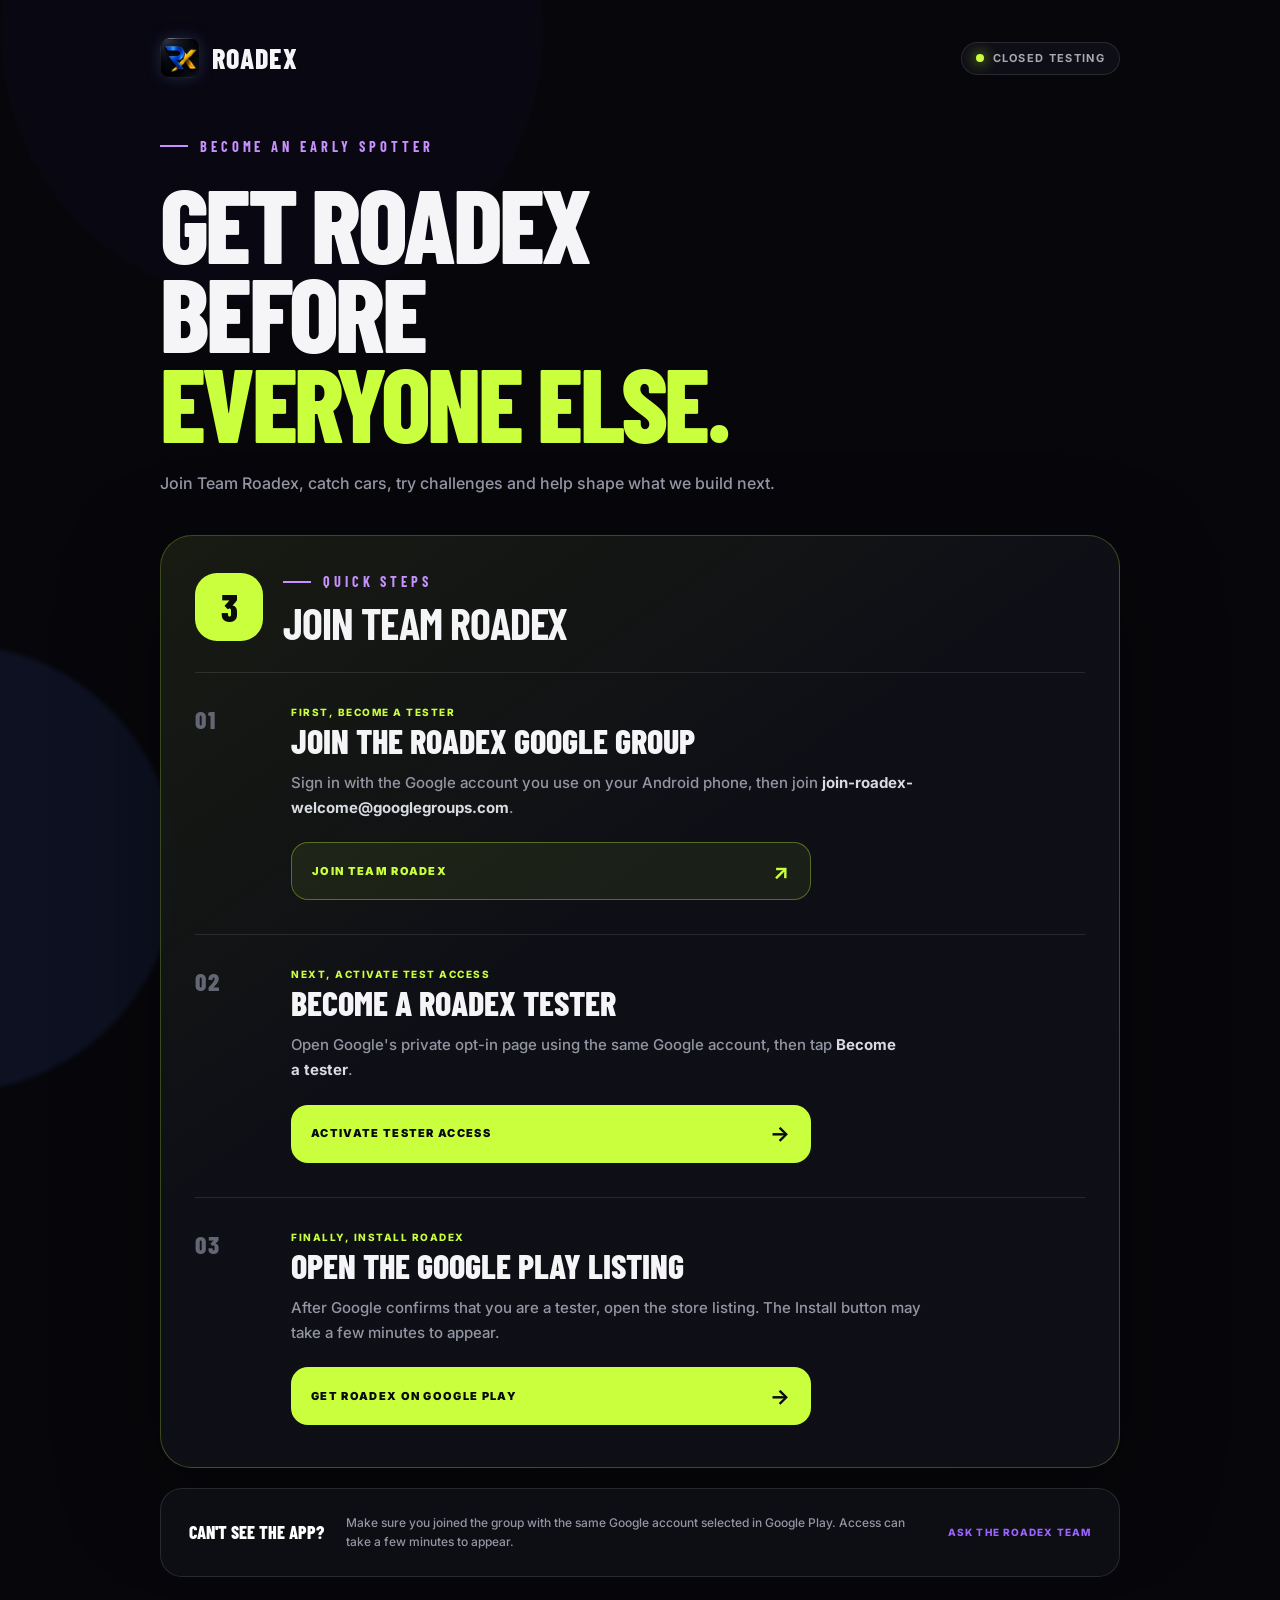
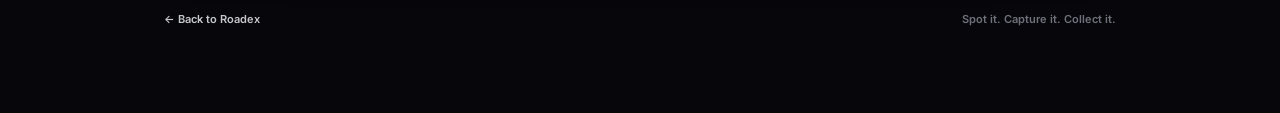
<file: join-test.html>
<!doctype html>
<html lang="en">
  <head>
    <meta charset="UTF-8" />
    <meta name="viewport" content="width=device-width, initial-scale=1" />
    <meta name="theme-color" content="#07070b" />
    <meta name="description" content="Join Team Roadex and access Roadex Street Garage on Google Play." />
    <title>Join Team Roadex</title>
    <link rel="canonical" href="https://roadexlandingpages.vercel.app/Join-Team-Roadex" />
    <link rel="icon" type="image/png" href="assets/roadex-logo.png" />
    <link rel="preconnect" href="https://fonts.googleapis.com" />
    <link rel="preconnect" href="https://fonts.gstatic.com" crossorigin />
    <link href="https://fonts.googleapis.com/css2?family=Barlow+Condensed:wght@500;600;700;800&family=Inter:wght@400;500;600;700&display=swap" rel="stylesheet" />
    <link rel="stylesheet" href="styles.css" />
    <link rel="stylesheet" href="feedback.css" />
    <link rel="stylesheet" href="join-test.css" />
  </head>
  <body class="feedback-body test-body">
    <main class="feedback-shell test-shell">
      <header class="feedback-header">
        <a class="wordmark" href="/" aria-label="Roadex home"><img class="wordmark-logo" src="assets/roadex-logo.png" alt="" width="40" height="40" /><span>Roadex</span></a>
        <span class="feedback-chip"><i></i>Closed testing</span>
      </header>

      <section class="feedback-hero test-hero">
        <p class="eyebrow"><span></span>Become an early spotter</p>
        <h1>Get Roadex before <em>everyone else.</em></h1>
        <p>Join Team Roadex, catch cars, try challenges and help shape what we build next.</p>
      </section>

      <section class="test-card" aria-labelledby="join-heading">
        <div class="test-card-heading">
          <span class="test-number">3</span>
          <div><p class="eyebrow"><span></span>Quick steps</p><h2 id="join-heading">Join Team Roadex</h2></div>
        </div>

        <ol class="test-steps">
          <li>
            <span>01</span>
            <div>
              <p class="step-label">First, become a tester</p>
              <h3>Join the Roadex Google Group</h3>
              <p>Sign in with the Google account you use on your Android phone, then join <strong>join-roadex-welcome@googlegroups.com</strong>.</p>
              <a class="test-action test-action-secondary" href="https://groups.google.com/g/join-roadex-welcome" target="_blank" rel="noopener noreferrer">Join Team Roadex <b>↗</b></a>
            </div>
          </li>
          <li>
            <span>02</span>
            <div>
              <p class="step-label">Next, activate test access</p>
              <h3>Become a Roadex tester</h3>
              <p>Open Google's private opt-in page using the same Google account, then tap <strong>Become a tester</strong>.</p>
              <a class="test-action" href="https://play.google.com/apps/testing/com.roadex.collect" target="_blank" rel="noopener noreferrer">Activate tester access <b>→</b></a>
            </div>
          </li>
          <li>
            <span>03</span>
            <div>
              <p class="step-label">Finally, install Roadex</p>
              <h3>Open the Google Play listing</h3>
              <p>After Google confirms that you are a tester, open the store listing. The Install button may take a few minutes to appear.</p>
              <a class="test-action" href="https://play.google.com/store/apps/details?id=com.roadex.collect" target="_blank" rel="noopener noreferrer">Get Roadex on Google Play <b>→</b></a>
            </div>
          </li>
        </ol>
      </section>

      <aside class="test-help">
        <span>Can't see the app?</span>
        <p>Make sure you joined the group with the same Google account selected in Google Play. Access can take a few minutes to appear.</p>
        <a href="/feedback">Ask the Roadex team</a>
      </aside>

      <footer class="feedback-footer"><a href="/">← Back to Roadex</a><span>Spot it. Capture it. Collect it.</span></footer>
    </main>
  </body>
</html>
</file>
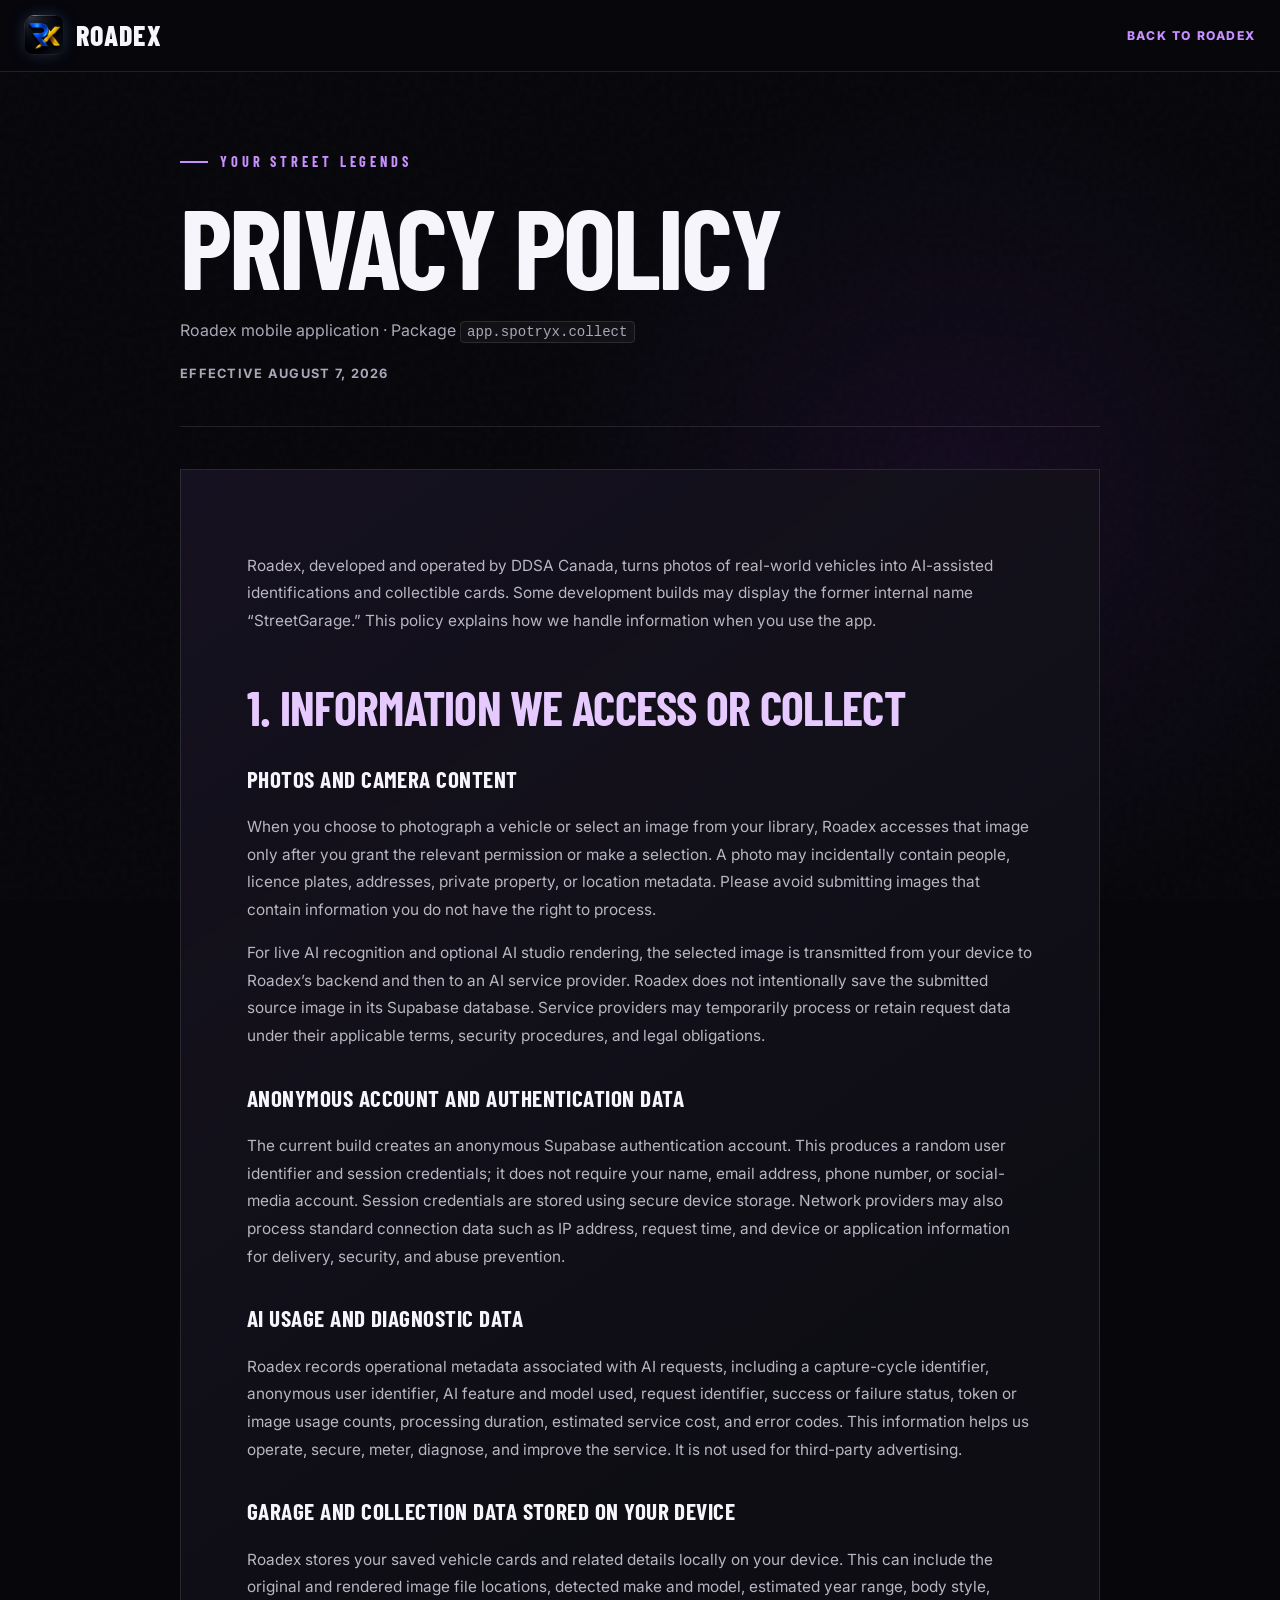
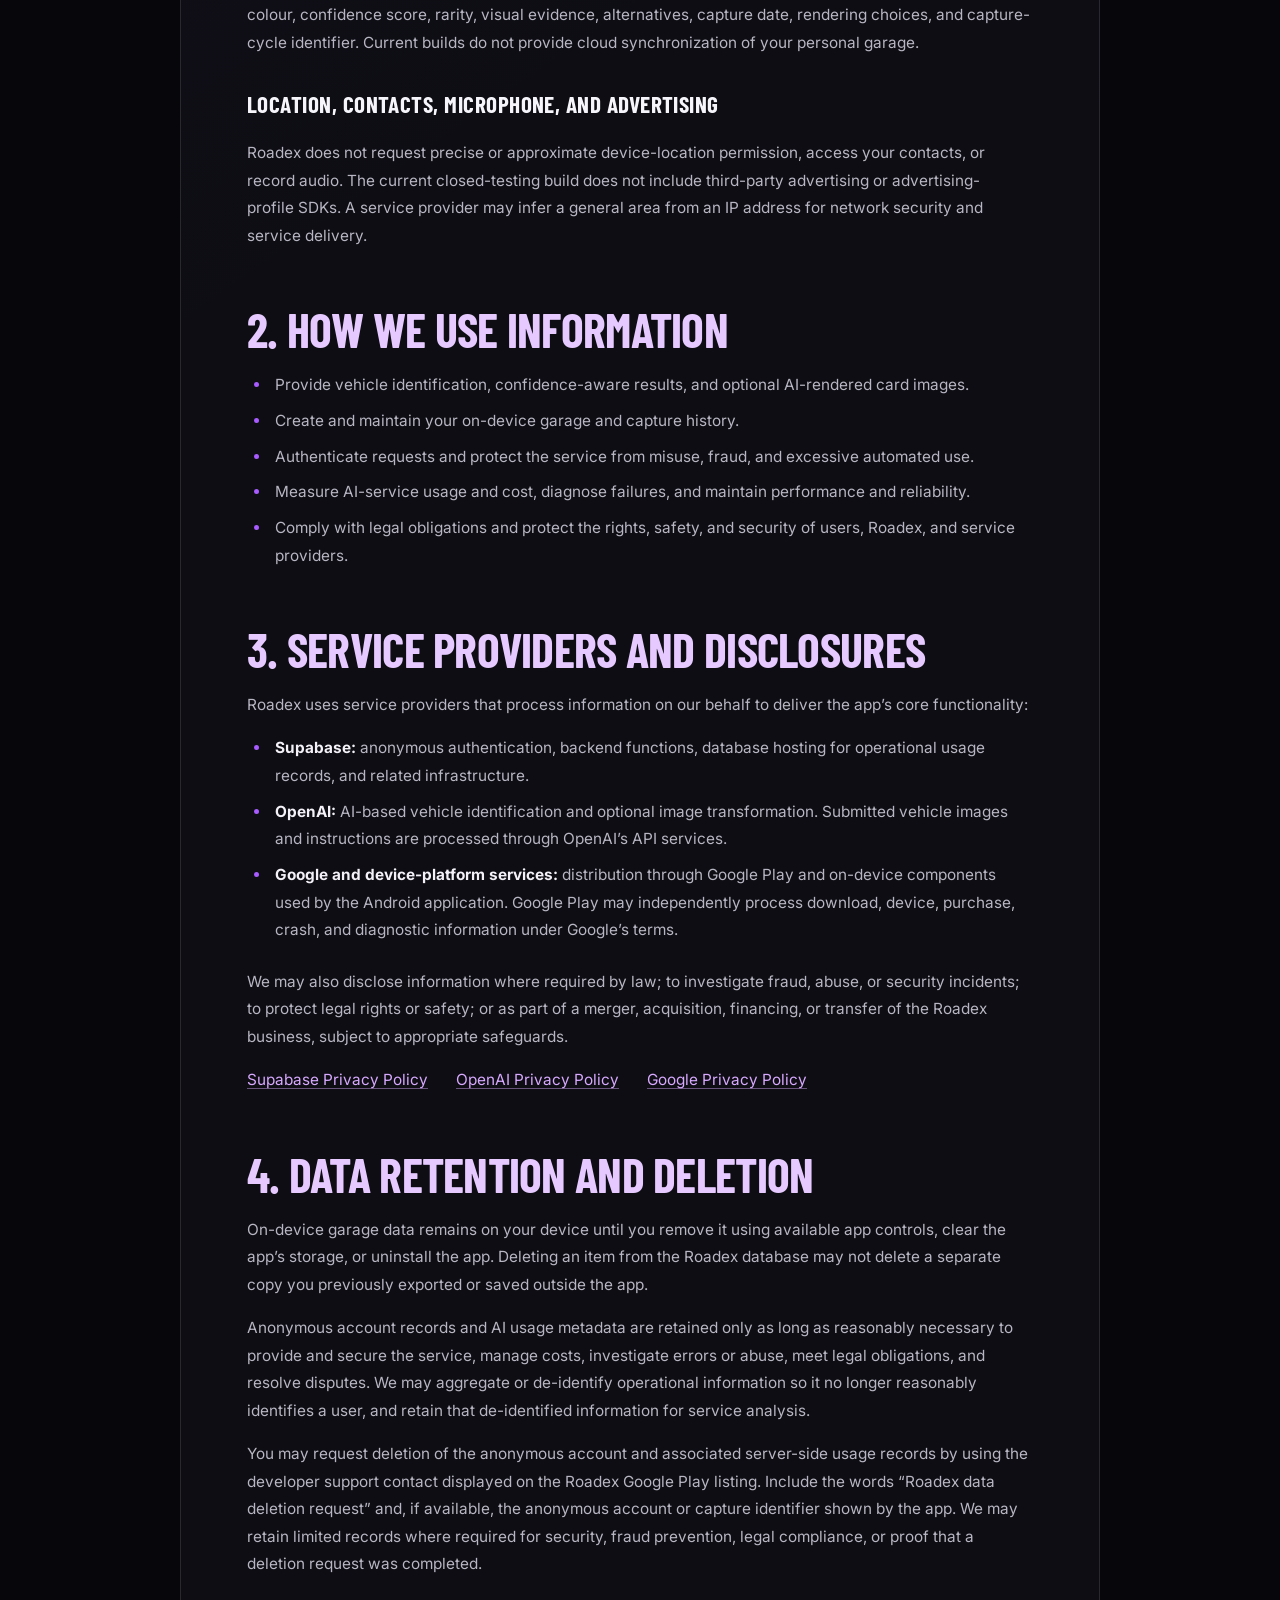
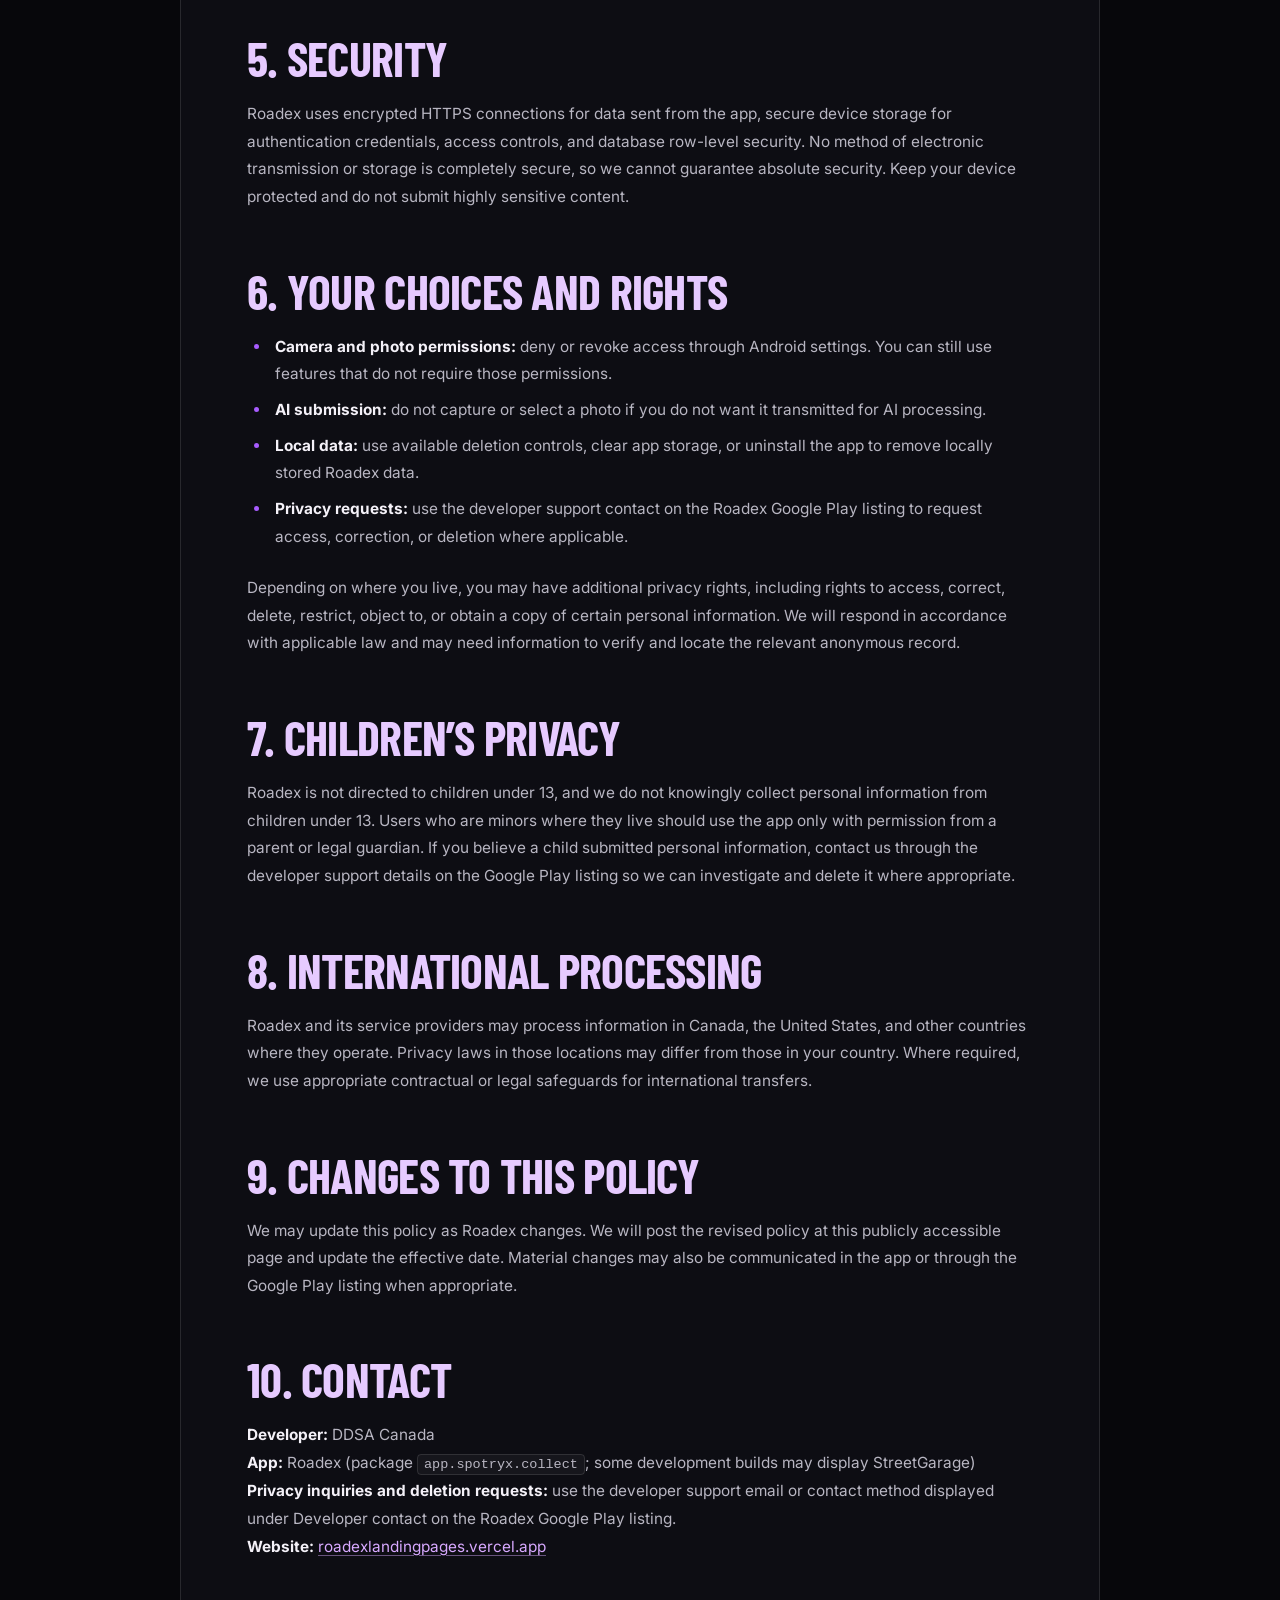
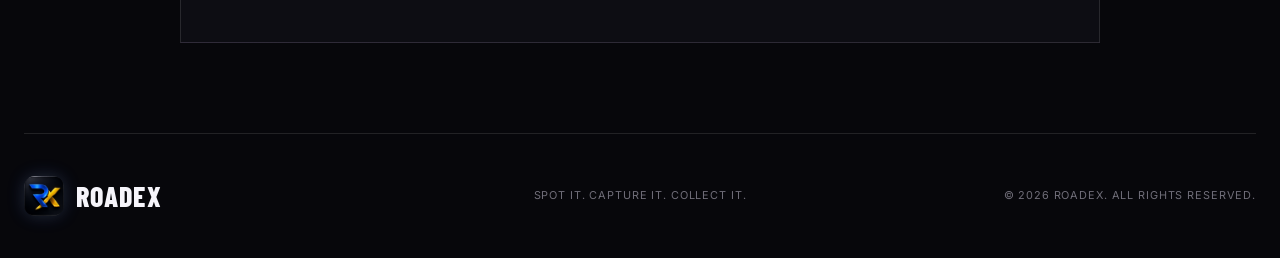
<file: privacy.html>
<!doctype html>
<html lang="en">
  <head>
    <meta charset="UTF-8" />
    <meta name="viewport" content="width=device-width, initial-scale=1" />
    <meta name="theme-color" content="#07070b" />
    <meta name="description" content="Privacy Policy for the Roadex mobile application." />
    <title>Privacy Policy — Roadex</title>
    <link rel="icon" type="image/png" href="assets/roadex-logo.png" />
    <link rel="preconnect" href="https://fonts.googleapis.com" />
    <link rel="preconnect" href="https://fonts.gstatic.com" crossorigin />
    <link href="https://fonts.googleapis.com/css2?family=Barlow+Condensed:wght@500;600;700;800&family=Inter:wght@400;500;600;700&display=swap" rel="stylesheet" />
    <link rel="stylesheet" href="styles.css" />
  </head>
  <body>
    <a class="skip-link" href="#privacy">Skip to privacy policy</a>
    <div class="site-shell">
      <header class="site-header scrolled privacy-header">
        <a class="wordmark" href="index.html" aria-label="Roadex home"><img class="wordmark-logo" src="assets/roadex-logo.png" alt="" width="40" height="40" /><span>Roadex</span></a>
        <a class="privacy-home-link" href="index.html">Back to Roadex</a>
      </header>

      <main class="privacy-page" id="privacy">
        <div class="privacy-title">
          <p class="eyebrow"><span></span>Your street legends</p>
          <h1>Privacy Policy</h1>
          <p>Roadex mobile application · Package <code>app.spotryx.collect</code></p>
          <p class="privacy-effective">Effective August 7, 2026</p>
        </div>

        <article class="privacy-card">
          <p>Roadex, developed and operated by DDSA Canada, turns photos of real-world vehicles into AI-assisted identifications and collectible cards. Some development builds may display the former internal name “StreetGarage.” This policy explains how we handle information when you use the app.</p>

          <h2>1. Information we access or collect</h2>
          <h3>Photos and camera content</h3>
          <p>When you choose to photograph a vehicle or select an image from your library, Roadex accesses that image only after you grant the relevant permission or make a selection. A photo may incidentally contain people, licence plates, addresses, private property, or location metadata. Please avoid submitting images that contain information you do not have the right to process.</p>
          <p>For live AI recognition and optional AI studio rendering, the selected image is transmitted from your device to Roadex’s backend and then to an AI service provider. Roadex does not intentionally save the submitted source image in its Supabase database. Service providers may temporarily process or retain request data under their applicable terms, security procedures, and legal obligations.</p>

          <h3>Anonymous account and authentication data</h3>
          <p>The current build creates an anonymous Supabase authentication account. This produces a random user identifier and session credentials; it does not require your name, email address, phone number, or social-media account. Session credentials are stored using secure device storage. Network providers may also process standard connection data such as IP address, request time, and device or application information for delivery, security, and abuse prevention.</p>

          <h3>AI usage and diagnostic data</h3>
          <p>Roadex records operational metadata associated with AI requests, including a capture-cycle identifier, anonymous user identifier, AI feature and model used, request identifier, success or failure status, token or image usage counts, processing duration, estimated service cost, and error codes. This information helps us operate, secure, meter, diagnose, and improve the service. It is not used for third-party advertising.</p>

          <h3>Garage and collection data stored on your device</h3>
          <p>Roadex stores your saved vehicle cards and related details locally on your device. This can include the original and rendered image file locations, detected make and model, estimated year range, body style, colour, confidence score, rarity, visual evidence, alternatives, capture date, rendering choices, and capture-cycle identifier. Current builds do not provide cloud synchronization of your personal garage.</p>

          <h3>Location, contacts, microphone, and advertising</h3>
          <p>Roadex does not request precise or approximate device-location permission, access your contacts, or record audio. The current closed-testing build does not include third-party advertising or advertising-profile SDKs. A service provider may infer a general area from an IP address for network security and service delivery.</p>

          <h2>2. How we use information</h2>
          <ul>
            <li>Provide vehicle identification, confidence-aware results, and optional AI-rendered card images.</li>
            <li>Create and maintain your on-device garage and capture history.</li>
            <li>Authenticate requests and protect the service from misuse, fraud, and excessive automated use.</li>
            <li>Measure AI-service usage and cost, diagnose failures, and maintain performance and reliability.</li>
            <li>Comply with legal obligations and protect the rights, safety, and security of users, Roadex, and service providers.</li>
          </ul>

          <h2>3. Service providers and disclosures</h2>
          <p>Roadex uses service providers that process information on our behalf to deliver the app’s core functionality:</p>
          <ul>
            <li><strong>Supabase:</strong> anonymous authentication, backend functions, database hosting for operational usage records, and related infrastructure.</li>
            <li><strong>OpenAI:</strong> AI-based vehicle identification and optional image transformation. Submitted vehicle images and instructions are processed through OpenAI’s API services.</li>
            <li><strong>Google and device-platform services:</strong> distribution through Google Play and on-device components used by the Android application. Google Play may independently process download, device, purchase, crash, and diagnostic information under Google’s terms.</li>
          </ul>
          <p>We may also disclose information where required by law; to investigate fraud, abuse, or security incidents; to protect legal rights or safety; or as part of a merger, acquisition, financing, or transfer of the Roadex business, subject to appropriate safeguards.</p>
          <p class="privacy-links"><a href="https://supabase.com/privacy" target="_blank" rel="noopener noreferrer">Supabase Privacy Policy</a><a href="https://openai.com/policies/privacy-policy/" target="_blank" rel="noopener noreferrer">OpenAI Privacy Policy</a><a href="https://policies.google.com/privacy" target="_blank" rel="noopener noreferrer">Google Privacy Policy</a></p>

          <h2>4. Data retention and deletion</h2>
          <p>On-device garage data remains on your device until you remove it using available app controls, clear the app’s storage, or uninstall the app. Deleting an item from the Roadex database may not delete a separate copy you previously exported or saved outside the app.</p>
          <p>Anonymous account records and AI usage metadata are retained only as long as reasonably necessary to provide and secure the service, manage costs, investigate errors or abuse, meet legal obligations, and resolve disputes. We may aggregate or de-identify operational information so it no longer reasonably identifies a user, and retain that de-identified information for service analysis.</p>
          <p>You may request deletion of the anonymous account and associated server-side usage records by using the developer support contact displayed on the Roadex Google Play listing. Include the words “Roadex data deletion request” and, if available, the anonymous account or capture identifier shown by the app. We may retain limited records where required for security, fraud prevention, legal compliance, or proof that a deletion request was completed.</p>

          <h2>5. Security</h2>
          <p>Roadex uses encrypted HTTPS connections for data sent from the app, secure device storage for authentication credentials, access controls, and database row-level security. No method of electronic transmission or storage is completely secure, so we cannot guarantee absolute security. Keep your device protected and do not submit highly sensitive content.</p>

          <h2>6. Your choices and rights</h2>
          <ul>
            <li><strong>Camera and photo permissions:</strong> deny or revoke access through Android settings. You can still use features that do not require those permissions.</li>
            <li><strong>AI submission:</strong> do not capture or select a photo if you do not want it transmitted for AI processing.</li>
            <li><strong>Local data:</strong> use available deletion controls, clear app storage, or uninstall the app to remove locally stored Roadex data.</li>
            <li><strong>Privacy requests:</strong> use the developer support contact on the Roadex Google Play listing to request access, correction, or deletion where applicable.</li>
          </ul>
          <p>Depending on where you live, you may have additional privacy rights, including rights to access, correct, delete, restrict, object to, or obtain a copy of certain personal information. We will respond in accordance with applicable law and may need information to verify and locate the relevant anonymous record.</p>

          <h2>7. Children’s privacy</h2>
          <p>Roadex is not directed to children under 13, and we do not knowingly collect personal information from children under 13. Users who are minors where they live should use the app only with permission from a parent or legal guardian. If you believe a child submitted personal information, contact us through the developer support details on the Google Play listing so we can investigate and delete it where appropriate.</p>

          <h2>8. International processing</h2>
          <p>Roadex and its service providers may process information in Canada, the United States, and other countries where they operate. Privacy laws in those locations may differ from those in your country. Where required, we use appropriate contractual or legal safeguards for international transfers.</p>

          <h2>9. Changes to this policy</h2>
          <p>We may update this policy as Roadex changes. We will post the revised policy at this publicly accessible page and update the effective date. Material changes may also be communicated in the app or through the Google Play listing when appropriate.</p>

          <h2>10. Contact</h2>
          <p><strong>Developer:</strong> DDSA Canada<br /><strong>App:</strong> Roadex (package <code>app.spotryx.collect</code>; some development builds may display StreetGarage)<br /><strong>Privacy inquiries and deletion requests:</strong> use the developer support email or contact method displayed under Developer contact on the Roadex Google Play listing.<br /><strong>Website:</strong> <a href="https://roadexlandingpages.vercel.app/">roadexlandingpages.vercel.app</a></p>
        </article>
      </main>

      <footer class="site-footer privacy-footer"><a class="wordmark" href="index.html" aria-label="Roadex home"><img class="wordmark-logo" src="assets/roadex-logo.png" alt="" width="40" height="40" /><span>Roadex</span></a><p>Spot it. Capture it. Collect it.</p><p>© 2026 Roadex. All rights reserved.</p></footer>
    </div>
  </body>
</html>
</file>
<file: styles.css>
:root {
  --bg: #07070b;
  --surface: #0d0d13;
  --text: #f6f5fb;
  --muted: #aaa8b8;
  --line: rgba(255, 255, 255, 0.11);
  --purple: #a85cff;
  --purple-deep: #6e28d9;
  --lime: #c8ff2d;
  --font-display: "Barlow Condensed", Impact, sans-serif;
  --font-body: "Inter", Arial, sans-serif;
  --page: min(1240px, calc(100vw - 48px));
}

* { box-sizing: border-box; }
html { scroll-behavior: smooth; scrollbar-color: var(--purple) var(--bg); }
body {
  margin: 0;
  color: var(--text);
  background: radial-gradient(circle at 75% 10%, rgba(96, 34, 154, 0.15), transparent 26rem), var(--bg);
  font-family: var(--font-body);
  font-size: 16px;
  line-height: 1.6;
  overflow-x: hidden;
}
body::before {
  position: fixed;
  inset: 0;
  z-index: -1;
  opacity: 0.15;
  background-image: url("data:image/svg+xml,%3Csvg viewBox='0 0 180 180' xmlns='http://www.w3.org/2000/svg'%3E%3Cfilter id='n'%3E%3CfeTurbulence type='fractalNoise' baseFrequency='.85' numOctaves='4' stitchTiles='stitch'/%3E%3C/filter%3E%3Crect width='100%25' height='100%25' filter='url(%23n)' opacity='.16'/%3E%3C/svg%3E");
  pointer-events: none;
  content: "";
}
img { display: block; max-width: 100%; }
a { color: inherit; text-decoration: none; }
button, a { -webkit-tap-highlight-color: transparent; }
.skip-link { position: fixed; top: 12px; left: 12px; z-index: 100; padding: 10px 14px; color: #09090c; background: var(--lime); transform: translateY(-150%); }
.skip-link:focus { transform: translateY(0); }
.site-shell { min-height: 100vh; }

.site-header {
  position: fixed;
  top: 0;
  left: 50%;
  z-index: 50;
  display: flex;
  width: 100%;
  height: 88px;
  padding: 0 max(24px, calc((100vw - 1240px) / 2));
  align-items: center;
  justify-content: space-between;
  border-bottom: 1px solid transparent;
  transform: translateX(-50%);
  transition: background 250ms ease, border-color 250ms ease, height 250ms ease;
}
.site-header.scrolled { height: 72px; border-color: var(--line); background: rgba(7, 7, 11, 0.82); backdrop-filter: blur(18px); }
.wordmark { display: inline-flex; align-items: center; gap: 12px; font-family: var(--font-display); font-size: 1.75rem; font-weight: 800; letter-spacing: 0.04em; text-transform: uppercase; }
.wordmark-logo { width: 40px; height: 40px; flex: 0 0 40px; object-fit: cover; border-radius: 11px; box-shadow: 0 0 18px rgba(45, 116, 255, 0.2), 0 0 16px rgba(255, 190, 0, 0.08); }
.site-nav { display: flex; align-items: center; gap: 34px; }
.site-nav a { color: #c4c2ce; font-size: 0.79rem; font-weight: 700; letter-spacing: 0.12em; text-transform: uppercase; transition: color 180ms ease; }
.site-nav a:hover, .site-nav a:focus-visible { color: var(--text); }
.site-nav .nav-cta { padding: 10px 16px; color: var(--lime); border: 1px solid rgba(200, 255, 45, 0.45); border-radius: 999px; }
.menu-toggle { display: none; width: 42px; height: 42px; padding: 11px; border: 1px solid var(--line); border-radius: 50%; background: transparent; }
.menu-toggle span { display: block; width: 100%; height: 1px; margin: 5px 0; background: white; transition: transform 180ms ease; }

.hero {
  position: relative;
  display: grid;
  min-height: 100vh;
  padding: 138px max(24px, calc((100vw - 1240px) / 2)) 76px;
  grid-template-columns: minmax(0, 0.95fr) minmax(420px, 0.85fr);
  gap: clamp(50px, 8vw, 130px);
  align-items: center;
  isolation: isolate;
}
.hero::before { position: absolute; inset: 0; z-index: -3; background: linear-gradient(90deg, rgba(7, 7, 11, 0.98) 4%, rgba(7, 7, 11, 0.82) 45%, rgba(7, 7, 11, 0.34) 100%), linear-gradient(180deg, transparent 75%, var(--bg)); content: ""; }
.hero-copy { z-index: 3; padding-bottom: 5vh; }
.eyebrow { display: flex; margin: 0 0 20px; align-items: center; gap: 12px; color: #c790ff; font-family: var(--font-display); font-size: 0.9rem; font-weight: 700; letter-spacing: 0.27em; text-transform: uppercase; }
.eyebrow span { width: 28px; height: 2px; background: currentColor; }
h1, h2, h3, p { text-wrap: pretty; }
h1, h2 { margin: 0; font-family: var(--font-display); font-weight: 700; letter-spacing: -0.025em; line-height: 0.94; text-transform: uppercase; }
h1 { max-width: 700px; font-size: clamp(4.6rem, 7.4vw, 7.6rem); }
h2 { font-size: clamp(3.5rem, 5.6vw, 6rem); }
h1 em, h2 em { color: var(--purple); font-style: normal; }
.hero-lede { max-width: 610px; margin: 30px 0 0; color: #b6b4c0; font-size: clamp(1.02rem, 1.4vw, 1.16rem); line-height: 1.75; }
.hero-actions { display: flex; margin-top: 36px; gap: 14px; flex-wrap: wrap; }
.button { display: inline-flex; min-height: 52px; padding: 0 23px; align-items: center; justify-content: center; gap: 16px; border: 1px solid transparent; border-radius: 4px; font-size: 0.76rem; font-weight: 800; letter-spacing: 0.13em; text-transform: uppercase; transition: transform 180ms ease, box-shadow 180ms ease, background 180ms ease; }
.button:hover, .button:focus-visible { transform: translateY(-2px); }
.button svg { width: 20px; fill: none; stroke: currentColor; stroke-linecap: round; stroke-linejoin: round; stroke-width: 1.7; }
.button-primary { color: #0a080d; background: linear-gradient(120deg, #b55fff, #d49cff); box-shadow: 0 12px 40px rgba(153, 65, 233, 0.25); }
.button-primary:hover, .button-primary:focus-visible { box-shadow: 0 16px 48px rgba(153, 65, 233, 0.4); }
.button-ghost { border-color: var(--line); background: rgba(255, 255, 255, 0.025); }
.hero-note { display: flex; margin-top: 24px; align-items: center; gap: 10px; color: #7f7d89; font-size: 0.77rem; letter-spacing: 0.04em; }
.pulse-dot { width: 7px; height: 7px; border-radius: 50%; background: var(--lime); box-shadow: 0 0 0 5px rgba(200, 255, 45, 0.08), 0 0 16px rgba(200, 255, 45, 0.7); }
.hero-visual { position: relative; z-index: 1; width: min(100%, 570px); margin: 0 auto; }
.hero-device { position: relative; z-index: 2; margin: 0; filter: drop-shadow(0 44px 45px rgba(0, 0, 0, 0.65)); }
.hero-device img { width: 100%; max-height: 78vh; object-fit: contain; border-radius: 28px; }
.image-glow { position: absolute; top: 13%; left: 8%; width: 88%; height: 75%; border-radius: 50%; background: rgba(130, 45, 226, 0.5); filter: blur(95px); }
.floating-chip { position: absolute; z-index: 4; display: flex; min-width: 178px; padding: 13px 16px; align-items: center; gap: 11px; border: 1px solid rgba(255, 255, 255, 0.15); border-radius: 10px; background: rgba(14, 13, 20, 0.84); box-shadow: 0 18px 45px rgba(0, 0, 0, 0.4); backdrop-filter: blur(16px); }
.floating-chip b, .floating-chip span { display: block; }
.floating-chip span:last-child { color: #8e8b99; font-size: 0.67rem; line-height: 1.4; }
.floating-chip b { color: white; font-size: 0.72rem; letter-spacing: 0.04em; }
.chip-top { top: 24%; left: -6%; }
.chip-bottom { right: -4%; bottom: 15%; }
.chip-icon { display: grid !important; width: 36px; height: 36px; color: #0a0a0d !important; border-radius: 50%; background: var(--lime); place-items: center; font-size: 0.68rem !important; font-weight: 900; }
.rarity-dot { width: 26px; height: 26px; border: 6px solid rgba(170, 92, 255, 0.25); border-radius: 50%; background: var(--purple); box-sizing: content-box; }
.hero-orb { position: absolute; z-index: -2; border-radius: 50%; filter: blur(70px); pointer-events: none; }
.hero-orb-one { top: 12%; right: -14%; width: 43vw; height: 43vw; background: rgba(99, 30, 174, 0.24); }
.hero-orb-two { bottom: 8%; left: 32%; width: 20vw; height: 20vw; background: rgba(124, 66, 192, 0.12); }
.scroll-cue { position: absolute; bottom: 38px; left: max(24px, calc((100vw - 1240px) / 2)); display: flex; align-items: center; gap: 10px; color: #65636f; font-size: 0.62rem; font-weight: 700; letter-spacing: 0.19em; text-transform: uppercase; }
.scroll-cue span { width: 38px; height: 1px; background: #55535e; }

.ticker { overflow: hidden; padding: 18px 0; border-top: 1px solid var(--line); border-bottom: 1px solid var(--line); background: #0a0a0f; }
.ticker-track { display: flex; width: max-content; padding-left: max(24px, calc((100vw - 1240px) / 2)); align-items: center; gap: 30px; color: #8f8d99; font-family: var(--font-display); font-size: 0.78rem; font-weight: 700; letter-spacing: 0.18em; text-transform: uppercase; }
.ticker-track i { width: 5px; height: 5px; border-radius: 50%; background: var(--lime); box-shadow: 0 0 12px rgba(200, 255, 45, 0.5); }
.section-pad { width: var(--page); margin-inline: auto; padding: clamp(100px, 12vw, 170px) 0; }
.intro { display: grid; grid-template-columns: 1.2fr 0.7fr; gap: 80px 60px; }
.section-heading { max-width: 780px; }
.section-intro { max-width: 510px; margin: auto 0 0; padding-left: 30px; color: var(--muted); border-left: 1px solid rgba(168, 92, 255, 0.5); font-size: 1.02rem; }
.feature-grid { display: grid; grid-column: 1 / -1; grid-template-columns: repeat(2, minmax(0, 1fr)); gap: 18px; }
.feature-card { position: relative; min-height: 390px; padding: clamp(28px, 4vw, 48px); overflow: hidden; border: 1px solid var(--line); background: linear-gradient(145deg, rgba(255, 255, 255, 0.035), transparent 46%), var(--surface); }
.feature-card::after { position: absolute; right: -25%; bottom: -50%; width: 70%; height: 80%; border-radius: 50%; background: rgba(113, 42, 186, 0.1); filter: blur(35px); content: ""; }
.feature-card-large { grid-row: span 2; min-height: 798px; background: linear-gradient(160deg, rgba(162, 81, 255, 0.11), transparent 43%), var(--surface); }
.feature-number { position: absolute; top: 28px; right: 32px; color: #3d3b46; font-family: var(--font-display); font-size: 1rem; font-weight: 700; letter-spacing: 0.16em; }
.feature-icon { display: grid; width: 54px; height: 54px; margin-bottom: 68px; color: var(--purple); border: 1px solid rgba(168, 92, 255, 0.32); border-radius: 50%; background: rgba(168, 92, 255, 0.08); place-items: center; }
.feature-card-large .feature-icon { margin-top: 90px; margin-bottom: 110px; }
.feature-icon svg { width: 24px; fill: none; stroke: currentColor; stroke-linecap: round; stroke-linejoin: round; stroke-width: 1.35; }
.feature-card h3, .steps h3 { margin: 0 0 12px; font-family: var(--font-display); font-size: clamp(1.9rem, 3vw, 2.8rem); line-height: 1; text-transform: uppercase; }
.feature-card p { max-width: 480px; margin: 0; color: var(--muted); }
.confidence-meter { position: absolute; right: 48px; bottom: 52px; left: 48px; z-index: 1; }
.confidence-meter div { display: flex; margin-bottom: 12px; justify-content: space-between; color: #8d8a97; font-family: var(--font-display); font-size: 0.72rem; font-weight: 700; letter-spacing: 0.14em; text-transform: uppercase; }
.confidence-meter b { color: white; }
.meter { display: block; height: 4px; overflow: hidden; background: #22222b; }
.meter i { display: block; width: 91%; height: 100%; background: linear-gradient(90deg, var(--purple-deep), var(--purple), var(--lime)); }
.mini-card-row { position: absolute; right: 44px; bottom: 36px; display: flex; }
.mini-card { width: 52px; height: 70px; margin-left: -13px; border: 1px solid rgba(255, 255, 255, 0.18); border-radius: 5px; box-shadow: -8px 8px 20px rgba(0, 0, 0, 0.32); transform: rotate(6deg); }
.mini-card:nth-child(2) { transform: rotate(0); }
.mini-card:nth-child(3) { transform: rotate(-6deg); }
.mini-card.purple { background: linear-gradient(145deg, #24202e, #8e42dc); }
.mini-card.lime { background: linear-gradient(145deg, #1c2115, #8ba928); }
.mini-card.graphite { background: linear-gradient(145deg, #33333a, #111116); }
.stat-row { position: absolute; right: 44px; bottom: 34px; left: 44px; z-index: 1; display: flex; justify-content: space-between; }
.stat-row span { color: #787681; font-family: var(--font-display); font-size: 0.65rem; font-weight: 700; letter-spacing: 0.14em; text-transform: uppercase; }
.stat-row b { display: block; color: white; font-size: 1.55rem; letter-spacing: 0; }

.capture-showcase { position: relative; display: grid; grid-template-columns: minmax(350px, 0.8fr) minmax(0, 1fr); gap: clamp(70px, 10vw, 150px); align-items: center; }
.capture-showcase::before { position: absolute; top: 8%; right: -40vw; bottom: 8%; left: -40vw; z-index: -2; border-top: 1px solid var(--line); border-bottom: 1px solid var(--line); background: linear-gradient(90deg, #08080c, rgba(23, 12, 35, 0.72), #08080c); content: ""; }
.showcase-visual { position: relative; width: min(100%, 520px); margin: auto; }
.showcase-frame { position: relative; z-index: 1; padding: 12px; border: 1px solid rgba(168, 92, 255, 0.25); background: #09090d; box-shadow: 0 45px 70px rgba(0, 0, 0, 0.55), 0 0 60px rgba(111, 35, 187, 0.12); }
.showcase-frame img { width: 100%; max-height: 790px; object-fit: cover; object-position: center; }
.corner { position: absolute; z-index: 2; width: 85px; height: 85px; pointer-events: none; }
.corner-one { top: -20px; left: -20px; border-top: 2px solid var(--lime); border-left: 2px solid var(--lime); }
.corner-two { right: -20px; bottom: -20px; border-right: 2px solid var(--purple); border-bottom: 2px solid var(--purple); }
.showcase-copy h2 { max-width: 720px; }
.steps { margin: 60px 0 0; padding: 0; list-style: none; }
.steps li { display: grid; padding: 24px 0; grid-template-columns: 55px 1fr; gap: 20px; border-top: 1px solid var(--line); }
.steps li:last-child { border-bottom: 1px solid var(--line); }
.steps > li > span { color: var(--purple); font-family: var(--font-display); font-weight: 700; letter-spacing: 0.1em; }
.steps h3 { margin-bottom: 7px; font-size: 1.55rem; }
.steps p { margin: 0; color: var(--muted); font-size: 0.9rem; }

.card-showcase { display: grid; grid-template-columns: minmax(0, 0.9fr) minmax(360px, 0.75fr); gap: clamp(70px, 10vw, 150px); align-items: center; }
.card-copy > p:not(.eyebrow) { max-width: 570px; margin: 30px 0 0; color: var(--muted); }
.detail-list { display: grid; margin-top: 42px; grid-template-columns: 1fr 1fr; gap: 12px 18px; }
.detail-list span { padding: 15px 0; color: #c6c4cf; border-top: 1px solid var(--line); font-family: var(--font-display); font-size: 0.9rem; font-weight: 600; letter-spacing: 0.07em; text-transform: uppercase; }
.detail-list i { margin-right: 10px; color: var(--purple); font-style: normal; font-size: 0.7rem; }
.card-visual { position: relative; justify-self: center; }
.card-visual::before { position: absolute; inset: 15% -18% 10%; z-index: -1; border-radius: 50%; background: rgba(130, 42, 213, 0.26); filter: blur(70px); content: ""; }
.card-visual img { width: min(100%, 520px); max-height: 790px; object-fit: contain; filter: drop-shadow(0 35px 45px rgba(0, 0, 0, 0.6)); }
.vertical-label { position: absolute; top: 50%; right: -65px; color: #56535f; font-family: var(--font-display); font-size: 0.65rem; font-weight: 700; letter-spacing: 0.22em; text-transform: uppercase; transform: rotate(90deg) translateX(50%); transform-origin: right center; }

.game-section { padding-top: 20px; }
.game-panel { position: relative; display: grid; min-height: 520px; padding: clamp(42px, 7vw, 90px); overflow: hidden; grid-template-columns: 1.1fr 0.7fr; gap: 70px; align-items: end; border: 1px solid rgba(168, 92, 255, 0.25); background: radial-gradient(circle at 85% 30%, rgba(130, 45, 214, 0.28), transparent 30%), linear-gradient(135deg, #111018, #08080d 65%); }
.game-panel::after { position: absolute; top: -8%; right: 8%; width: 340px; height: 340px; border: 1px solid rgba(200, 255, 45, 0.12); border-radius: 50%; box-shadow: 0 0 0 60px rgba(168, 92, 255, 0.035), 0 0 0 120px rgba(168, 92, 255, 0.02); content: ""; }
.game-grid { position: absolute; inset: 0; opacity: 0.14; background-image: linear-gradient(rgba(255, 255, 255, 0.09) 1px, transparent 1px), linear-gradient(90deg, rgba(255, 255, 255, 0.09) 1px, transparent 1px); background-size: 64px 64px; mask-image: linear-gradient(90deg, transparent, black); }
.game-copy, .game-stats { position: relative; z-index: 2; }
.game-copy p:not(.eyebrow) { max-width: 600px; margin: 28px 0 0; color: var(--muted); }
.game-stats { display: grid; gap: 16px; }
.game-stats div { display: grid; padding: 18px 0; grid-template-columns: 75px 1fr; align-items: center; border-top: 1px solid var(--line); }
.game-stats b { color: var(--lime); font-family: var(--font-display); font-size: 2.2rem; line-height: 1; }
.game-stats span { color: #aaa7b4; font-size: 0.82rem; }

.waitlist { position: relative; width: 100%; padding-inline: 24px; overflow: hidden; text-align: center; border-top: 1px solid var(--line); }
.waitlist-inner { position: relative; z-index: 2; max-width: 860px; margin: auto; }
.waitlist .eyebrow { justify-content: center; }
.waitlist p:not(.eyebrow) { margin: 28px 0 32px; color: var(--muted); }
.waitlist-button[aria-disabled="true"] { cursor: default; }
.waitlist small { display: block; margin-top: 17px; color: #696773; font-size: 0.7rem; }
.waitlist-glow { position: absolute; bottom: -270px; left: 50%; width: 800px; height: 500px; border-radius: 50%; background: rgba(133, 49, 220, 0.25); filter: blur(90px); transform: translateX(-50%); }
.site-footer { display: grid; width: var(--page); margin: auto; padding: 40px 0; grid-template-columns: 1fr auto 1fr; gap: 30px; align-items: center; border-top: 1px solid var(--line); }
.site-footer p { margin: 0; color: #706e79; font-size: 0.68rem; letter-spacing: 0.08em; text-transform: uppercase; }
.site-footer p:last-child { justify-self: end; }
.footer-link, .privacy-card a { color: #d8a9ff; text-decoration: underline; text-decoration-color: rgba(216, 169, 255, 0.45); text-underline-offset: 3px; }
.footer-link:hover, .footer-link:focus-visible, .privacy-card a:hover, .privacy-card a:focus-visible { color: var(--lime); }

.privacy-header { position: fixed; }
.privacy-home-link { color: #c790ff; font-size: 0.76rem; font-weight: 800; letter-spacing: 0.13em; text-transform: uppercase; }
.privacy-page { width: min(920px, calc(100vw - 48px)); margin: 0 auto; padding: 150px 0 90px; }
.privacy-title { padding-bottom: 42px; border-bottom: 1px solid var(--line); }
.privacy-title h1 { max-width: none; font-size: clamp(4rem, 9vw, 7rem); }
.privacy-title > p:not(.eyebrow) { margin: 20px 0 0; color: var(--muted); }
.privacy-title code, .privacy-card code { padding: 2px 6px; border: 1px solid var(--line); border-radius: 4px; background: rgba(255, 255, 255, 0.04); font-size: 0.88em; }
.privacy-title .privacy-effective { color: var(--lime); font-size: 0.8rem; font-weight: 700; letter-spacing: 0.1em; text-transform: uppercase; }
.privacy-card { margin-top: 42px; padding: clamp(28px, 6vw, 66px); border: 1px solid var(--line); background: linear-gradient(145deg, rgba(168, 92, 255, 0.055), transparent 30%), var(--surface); }
.privacy-card h2 { margin: 56px 0 18px; color: #e6caff; font-family: var(--font-display); font-size: clamp(2rem, 5vw, 3rem); line-height: 1; letter-spacing: -0.015em; text-transform: uppercase; }
.privacy-card h2:first-of-type { margin-top: 48px; }
.privacy-card h3 { margin: 30px 0 8px; color: var(--text); font-family: var(--font-display); font-size: 1.45rem; letter-spacing: 0.02em; text-transform: uppercase; }
.privacy-card p, .privacy-card li { color: #b8b6c2; font-size: 0.96rem; line-height: 1.8; }
.privacy-card ul { margin: 12px 0 24px; padding-left: 24px; }
.privacy-card li { margin: 8px 0; padding-left: 4px; }
.privacy-card li::marker { color: var(--purple); }
.privacy-card strong { color: #f4f1f8; }
.privacy-links { display: flex; gap: 18px 28px; flex-wrap: wrap; }
.privacy-footer { margin-top: 0; }
.deletion-card { border-color: rgba(200, 255, 45, 0.2); background: linear-gradient(145deg, rgba(200, 255, 45, 0.045), transparent 30%), var(--surface); }
.deletion-intro { margin: 0; color: #eeecf4 !important; font-size: clamp(1.08rem, 2.2vw, 1.28rem) !important; }
.deletion-steps { margin: 18px 0 26px; padding: 0; list-style: none; counter-reset: deletion-step; }
.deletion-steps li { position: relative; min-height: 48px; margin: 0; padding: 11px 0 11px 62px; border-top: 1px solid var(--line); counter-increment: deletion-step; }
.deletion-steps li:last-child { border-bottom: 1px solid var(--line); }
.deletion-steps li::before { position: absolute; top: 9px; left: 0; display: grid; width: 34px; height: 34px; color: #09090c; border-radius: 50%; background: var(--lime); content: counter(deletion-step); place-items: center; font-family: var(--font-display); font-weight: 800; }
.deletion-links { display: flex; margin-top: 48px; padding-top: 24px; gap: 18px 28px; flex-wrap: wrap; border-top: 1px solid var(--line); }

.reveal { opacity: 0; transform: translateY(22px); transition: opacity 700ms cubic-bezier(.2, .75, .25, 1), transform 700ms cubic-bezier(.2, .75, .25, 1); }
.reveal[data-delay="1"] { transition-delay: 100ms; }
.reveal[data-delay="2"] { transition-delay: 200ms; }
.reveal.is-visible { opacity: 1; transform: translateY(0); }

@media (max-width: 1050px) {
  .hero { grid-template-columns: 1fr 0.72fr; gap: 35px; }
  .floating-chip { display: none; }
  .site-nav { gap: 20px; }
  .site-nav a:not(.nav-cta) { display: none; }
  .intro { gap: 55px 30px; }
  .game-panel { grid-template-columns: 1fr; }
  .game-stats { grid-template-columns: repeat(3, 1fr); }
  .game-stats div { grid-template-columns: 1fr; gap: 6px; }
}

@media (max-width: 760px) {
  :root { --page: min(100% - 32px, 620px); }
  .site-header { height: 72px; padding-inline: 16px; }
  .menu-toggle { display: block; }
  .menu-toggle[aria-expanded="true"] span:first-child { transform: translateY(3px) rotate(45deg); }
  .menu-toggle[aria-expanded="true"] span:last-child { transform: translateY(-3px) rotate(-45deg); }
  .site-nav { position: fixed; top: 72px; right: 16px; left: 16px; display: grid; padding: 24px; gap: 18px; border: 1px solid var(--line); background: rgba(11, 11, 16, 0.98); box-shadow: 0 24px 55px rgba(0, 0, 0, 0.55); opacity: 0; pointer-events: none; transform: translateY(-12px); transition: opacity 180ms ease, transform 180ms ease; }
  .site-nav.open { opacity: 1; pointer-events: auto; transform: translateY(0); }
  .site-nav a:not(.nav-cta) { display: block; }
  .site-nav .nav-cta { text-align: center; }
  .hero { min-height: auto; padding: 120px 16px 90px; grid-template-columns: 1fr; gap: 55px; text-align: center; }
  .hero-copy { padding: 0; }
  .hero .eyebrow, .hero-actions, .hero-note { justify-content: center; }
  .hero-lede { margin-inline: auto; }
  h1 { font-size: clamp(4rem, 18vw, 6rem); }
  h2 { font-size: clamp(3.2rem, 14vw, 4.9rem); }
  .hero-visual { width: min(100%, 470px); }
  .hero-device img { max-height: none; }
  .scroll-cue { display: none; }
  .ticker-track { padding-left: 22px; }
  .section-pad { padding-block: 100px; }
  .intro, .feature-grid, .capture-showcase, .card-showcase { grid-template-columns: 1fr; }
  .intro { gap: 30px; }
  .section-intro { margin: 0; }
  .feature-grid { gap: 14px; }
  .feature-card, .feature-card-large { min-height: 440px; }
  .feature-card-large { grid-row: auto; }
  .feature-card-large .feature-icon { margin: 50px 0 80px; }
  .capture-showcase { gap: 90px; }
  .showcase-visual { width: min(88%, 480px); }
  .showcase-copy { order: -1; }
  .card-showcase { gap: 70px; }
  .card-visual { width: min(90%, 480px); }
  .vertical-label { display: none; }
  .detail-list { grid-template-columns: 1fr; }
  .game-panel { padding: 38px 24px; gap: 45px; }
  .game-stats { grid-template-columns: 1fr; }
  .game-stats div { grid-template-columns: 65px 1fr; }
  .site-footer { grid-template-columns: 1fr; text-align: center; }
  .site-footer .wordmark { justify-content: center; }
  .site-footer p:last-child { justify-self: center; }
  .privacy-page { width: min(100% - 28px, 680px); padding-top: 112px; }
  .privacy-card { padding: 28px 22px; }
  .privacy-home-link { font-size: 0.68rem; }
}

@media (max-width: 420px) {
  .hero-actions { display: grid; }
  .button { width: 100%; }
  .feature-card, .feature-card-large { min-height: 470px; padding: 27px; }
  .confidence-meter { right: 27px; bottom: 34px; left: 27px; }
  .mini-card-row { right: 30px; }
  .stat-row { right: 28px; left: 28px; }
  .corner { width: 50px; height: 50px; }
}

@media (prefers-reduced-motion: reduce) {
  html { scroll-behavior: auto; }
  *, *::before, *::after { scroll-behavior: auto !important; transition-duration: 0.01ms !important; animation-duration: 0.01ms !important; animation-iteration-count: 1 !important; }
  .reveal { opacity: 1; transform: none; }
}
</file>
<file: feedback.css>
:root{--fb-acid:#c9ff3d;--fb-purple:#9d63ff;--fb-panel:#111219;--fb-line:rgba(255,255,255,.11);--fb-muted:#9395a3}
*{box-sizing:border-box}.feedback-body{margin:0;min-height:100vh;color:#f5f5f7;background:#07070b;overflow-x:hidden}.feedback-body:before,.feedback-body:after{content:"";position:fixed;border-radius:50%;filter:blur(2px);pointer-events:none;z-index:-1}.feedback-body:before{width:34rem;height:34rem;right:-15rem;top:-15rem;background:rgba(111,61,210,.22)}.feedback-body:after{width:28rem;height:28rem;left:-17rem;bottom:-12rem;background:rgba(38,56,113,.22)}.feedback-shell{width:min(920px,calc(100% - 32px));margin:auto;min-height:100vh;padding:24px 0 40px}.feedback-header{display:flex;align-items:center;justify-content:space-between;padding:12px 0 54px}.feedback-header .wordmark{text-decoration:none}.feedback-chip{display:inline-flex;align-items:center;gap:9px;border:1px solid var(--fb-line);background:rgba(17,18,25,.8);border-radius:99px;padding:10px 14px;color:#a8a9b2;font:700 11px/1 Inter,sans-serif;letter-spacing:.12em;text-transform:uppercase}.feedback-chip i{width:8px;height:8px;border-radius:50%;background:var(--fb-acid);box-shadow:0 0 14px var(--fb-acid)}.feedback-hero{max-width:760px;margin-bottom:38px}.feedback-hero h1{font:800 clamp(54px,10vw,96px)/.86 "Barlow Condensed",sans-serif;letter-spacing:-.035em;text-transform:uppercase;margin:20px 0 24px}.feedback-hero h1 em{display:block;color:var(--fb-acid);font-style:normal}.feedback-hero>p:last-child{max-width:650px;color:var(--fb-muted);font:500 16px/1.7 Inter,sans-serif}.feedback-panel{border:1px solid var(--fb-line);border-radius:32px;background:rgba(15,16,23,.93);box-shadow:0 28px 100px rgba(0,0,0,.36);padding:10px}.feedback-tabs{display:grid;grid-template-columns:1fr 1fr;background:#090a0f;border-radius:23px;padding:6px}.feedback-tab{border:0;border-radius:18px;padding:17px;background:transparent;color:#777986;font:800 12px/1 Inter,sans-serif;letter-spacing:.14em;text-transform:uppercase;cursor:pointer}.feedback-tab.is-active{background:#f3f3f7;color:#111218}.feedback-form,.lookup-form{padding:28px;display:grid;gap:20px}.field-grid{display:grid;grid-template-columns:1fr 1fr;gap:16px}.feedback-form label,.lookup-form label,.follow-up label{display:grid;gap:9px;color:#c5c6ce;font:700 11px/1 Inter,sans-serif;letter-spacing:.11em;text-transform:uppercase}.feedback-form label small{color:#676976;font-size:9px}.feedback-form input,.feedback-form select,.feedback-form textarea,.lookup-form input,.follow-up textarea,.admin-reply-form textarea,.admin-reply-form select{width:100%;border:1px solid var(--fb-line);border-radius:16px;background:#090a0f;color:#f5f5f7;padding:16px;font:500 15px/1.5 Inter,sans-serif;outline:none;transition:border-color .2s,box-shadow .2s}.feedback-form input:focus,.feedback-form select:focus,.feedback-form textarea:focus,.lookup-form input:focus,.follow-up textarea:focus,.admin-reply-form textarea:focus{border-color:rgba(201,255,61,.7);box-shadow:0 0 0 4px rgba(201,255,61,.08)}.feedback-form textarea{min-height:180px;resize:vertical}.feedback-honeypot{position:absolute!important;left:-10000px!important}.feedback-submit{border:0;border-radius:17px;min-height:58px;background:var(--fb-acid);color:#0b0c0e;padding:0 20px;display:flex;align-items:center;justify-content:space-between;font:900 12px/1 Inter,sans-serif;letter-spacing:.13em;text-transform:uppercase;cursor:pointer}.feedback-submit b{font-size:22px}.feedback-submit:disabled{opacity:.55;cursor:wait}.form-status{min-height:18px;margin:0;color:var(--fb-acid);font:600 12px/1.5 Inter,sans-serif}.form-status.is-error{color:#ff6d78}.feedback-success{padding:42px 30px;text-align:center}.success-mark{display:grid;place-items:center;width:72px;height:72px;margin:0 auto 22px;border-radius:24px;background:var(--fb-acid);color:#090a0f;font:900 32px/1 Inter,sans-serif}.feedback-success h2,.thread h2,.desk-toolbar h2{margin:10px 0;font:800 40px/1 "Barlow Condensed",sans-serif;text-transform:uppercase}.feedback-success>p:not(.eyebrow){color:var(--fb-muted);font:500 14px/1.7 Inter,sans-serif}.ticket-box{margin:28px 0 14px;border:1px dashed rgba(201,255,61,.4);border-radius:18px;padding:18px;display:flex;justify-content:space-between;align-items:center}.ticket-box span{color:#777986;font:800 10px Inter,sans-serif;letter-spacing:.14em}.ticket-box strong{color:var(--fb-acid);font:800 24px "Barlow Condensed",sans-serif;letter-spacing:.12em}.text-button{border:0;background:transparent;color:#aaaeba;padding:14px;font:800 10px Inter,sans-serif;letter-spacing:.12em;text-transform:uppercase;cursor:pointer}.thread{margin:10px;border-radius:24px;background:#090a0f;padding:24px}.thread>header,.admin-thread>header{display:flex;align-items:flex-start;justify-content:space-between;gap:18px;border-bottom:1px solid var(--fb-line);padding-bottom:18px}.thread-status{border:1px solid var(--fb-line);border-radius:99px;padding:9px 12px;color:#aaaeba;font:800 9px Inter,sans-serif;letter-spacing:.12em;text-transform:uppercase}.thread-status[data-status="new"]{color:#ffbd44}.thread-status[data-status="replied"]{color:var(--fb-acid)}.message-list{display:grid;gap:12px;padding:20px 0}.thread-message{max-width:88%;border:1px solid var(--fb-line);border-radius:18px;padding:15px 17px;background:#111219}.thread-message.is-roadex{margin-left:auto;border-color:rgba(201,255,61,.3);background:rgba(201,255,61,.07)}.thread-message>div{display:flex;justify-content:space-between;gap:20px}.thread-message strong,.thread-message time{font:800 9px Inter,sans-serif;letter-spacing:.1em;color:var(--fb-acid)}.thread-message time{color:#666977;font-weight:600;letter-spacing:0}.thread-message p{margin:10px 0 0;white-space:pre-wrap;color:#d6d7dc;font:500 14px/1.6 Inter,sans-serif}.follow-up{display:grid;gap:13px;border-top:1px solid var(--fb-line);padding-top:20px}.follow-up textarea{min-height:110px;resize:vertical}.feedback-footer{display:flex;justify-content:space-between;gap:20px;padding:34px 4px;color:#6e707c;font:600 11px/1.5 Inter,sans-serif}.feedback-footer a{color:#c6c7ce;text-decoration:none}.admin-shell{width:min(1120px,calc(100% - 32px))}.admin-hero h1{font-size:clamp(48px,8vw,82px)}.admin-login{max-width:620px}.desk-toolbar{display:flex;align-items:end;justify-content:space-between;gap:20px;margin-bottom:20px}.desk-toolbar>div:last-child{display:flex}.admin-thread-list{display:grid;gap:18px}.admin-thread{border:1px solid var(--fb-line);border-radius:25px;background:rgba(15,16,23,.94);padding:22px}.admin-thread h3{font:800 26px/1 "Barlow Condensed",sans-serif;text-transform:uppercase;margin:8px 0}.admin-thread h3 small{color:#757784;font-size:14px}.admin-thread header p{color:#777986;margin:0;font:500 12px Inter,sans-serif}.category{color:var(--fb-purple);font:800 9px Inter,sans-serif;letter-spacing:.13em;text-transform:uppercase}.admin-reply-form{border-top:1px solid var(--fb-line);padding-top:18px}.admin-reply-form textarea{min-height:110px;resize:vertical}.admin-reply-form>div{display:grid;grid-template-columns:1fr 220px;gap:12px;margin-top:12px}.empty-feedback{display:grid;gap:8px;text-align:center;border:1px dashed var(--fb-line);border-radius:24px;padding:60px;color:#858793;font:500 14px Inter,sans-serif}.empty-feedback strong{color:white;font:800 36px "Barlow Condensed",sans-serif;text-transform:uppercase}
@media(max-width:650px){.feedback-shell{width:min(100% - 20px,920px)}.feedback-header{padding-bottom:38px}.feedback-chip{font-size:8px}.feedback-panel{border-radius:25px}.feedback-form,.lookup-form{padding:22px 14px}.field-grid{grid-template-columns:1fr}.feedback-tab{font-size:10px;padding:15px 8px}.feedback-hero h1{font-size:54px}.thread{padding:18px}.thread-message{max-width:96%}.feedback-footer{flex-direction:column}.desk-toolbar{align-items:flex-start;flex-direction:column}.admin-reply-form>div{grid-template-columns:1fr}.admin-thread>header{flex-direction:column}.feedback-success{padding:34px 16px}}
</file>
<file: join-test.css>
.test-shell{width:min(960px,calc(100% - 32px));padding-bottom:52px}.test-hero{max-width:830px}.test-hero h1{font-size:clamp(58px,10vw,104px)}.test-card{border:1px solid rgba(201,255,61,.24);border-radius:32px;background:linear-gradient(145deg,rgba(27,31,19,.88),rgba(15,16,23,.96) 42%);box-shadow:0 28px 100px rgba(0,0,0,.36);padding:34px}.test-card-heading{display:flex;align-items:center;gap:20px;padding-bottom:28px;border-bottom:1px solid rgba(255,255,255,.1)}.test-card-heading .eyebrow{margin-bottom:9px}.test-card-heading h2{font-size:44px}.test-number{display:grid;width:68px;height:68px;flex:0 0 68px;place-items:center;border-radius:22px;background:var(--fb-acid);color:#0a0b0d;font:800 38px/1 "Barlow Condensed",sans-serif}.test-steps{counter-reset:test-step;display:grid;gap:0;margin:0;padding:0;list-style:none}.test-steps li{display:grid;grid-template-columns:72px 1fr;gap:24px;padding:34px 0;border-bottom:1px solid rgba(255,255,255,.1)}.test-steps li:last-child{border-bottom:0;padding-bottom:8px}.test-steps>li>span{color:#646773;font:800 25px/1 "Barlow Condensed",sans-serif;letter-spacing:.08em}.step-label{margin:0 0 7px;color:var(--fb-acid);font:800 10px/1 Inter,sans-serif;letter-spacing:.15em;text-transform:uppercase}.test-steps h3{margin:0;font:800 34px/1 "Barlow Condensed",sans-serif;text-transform:uppercase}.test-steps p:not(.step-label){max-width:650px;margin:13px 0 22px;color:var(--fb-muted);font:500 15px/1.65 Inter,sans-serif}.test-steps strong{color:#d9dbe2;overflow-wrap:anywhere}.test-action{display:flex;max-width:520px;min-height:58px;padding:0 20px;align-items:center;justify-content:space-between;border-radius:17px;background:var(--fb-acid);color:#090a0d;font:900 11px/1 Inter,sans-serif;letter-spacing:.12em;text-transform:uppercase}.test-action b{font-size:21px}.test-action-secondary{border:1px solid rgba(201,255,61,.34);background:rgba(201,255,61,.07);color:var(--fb-acid)}.test-help{display:grid;grid-template-columns:auto 1fr auto;gap:22px;align-items:center;margin-top:20px;padding:24px 28px;border:1px solid var(--fb-line);border-radius:22px;background:rgba(15,16,23,.82)}.test-help span{color:#fff;font:800 18px/1 "Barlow Condensed",sans-serif;text-transform:uppercase}.test-help p{margin:0;color:var(--fb-muted);font:500 12px/1.6 Inter,sans-serif}.test-help a{color:var(--fb-purple);font:800 10px/1 Inter,sans-serif;letter-spacing:.11em;text-transform:uppercase;white-space:nowrap}
@media(max-width:650px){.test-shell{width:calc(100% - 20px)}.test-card{padding:22px 18px;border-radius:25px}.test-card-heading{align-items:flex-start}.test-number{width:54px;height:54px;flex-basis:54px;border-radius:17px;font-size:30px}.test-card-heading h2{font-size:36px}.test-steps li{grid-template-columns:42px 1fr;gap:10px;padding:28px 0}.test-steps h3{font-size:28px}.test-action{font-size:9px;padding-inline:15px}.test-help{grid-template-columns:1fr;gap:10px;padding:22px}.test-hero h1{font-size:56px}}
</file>
